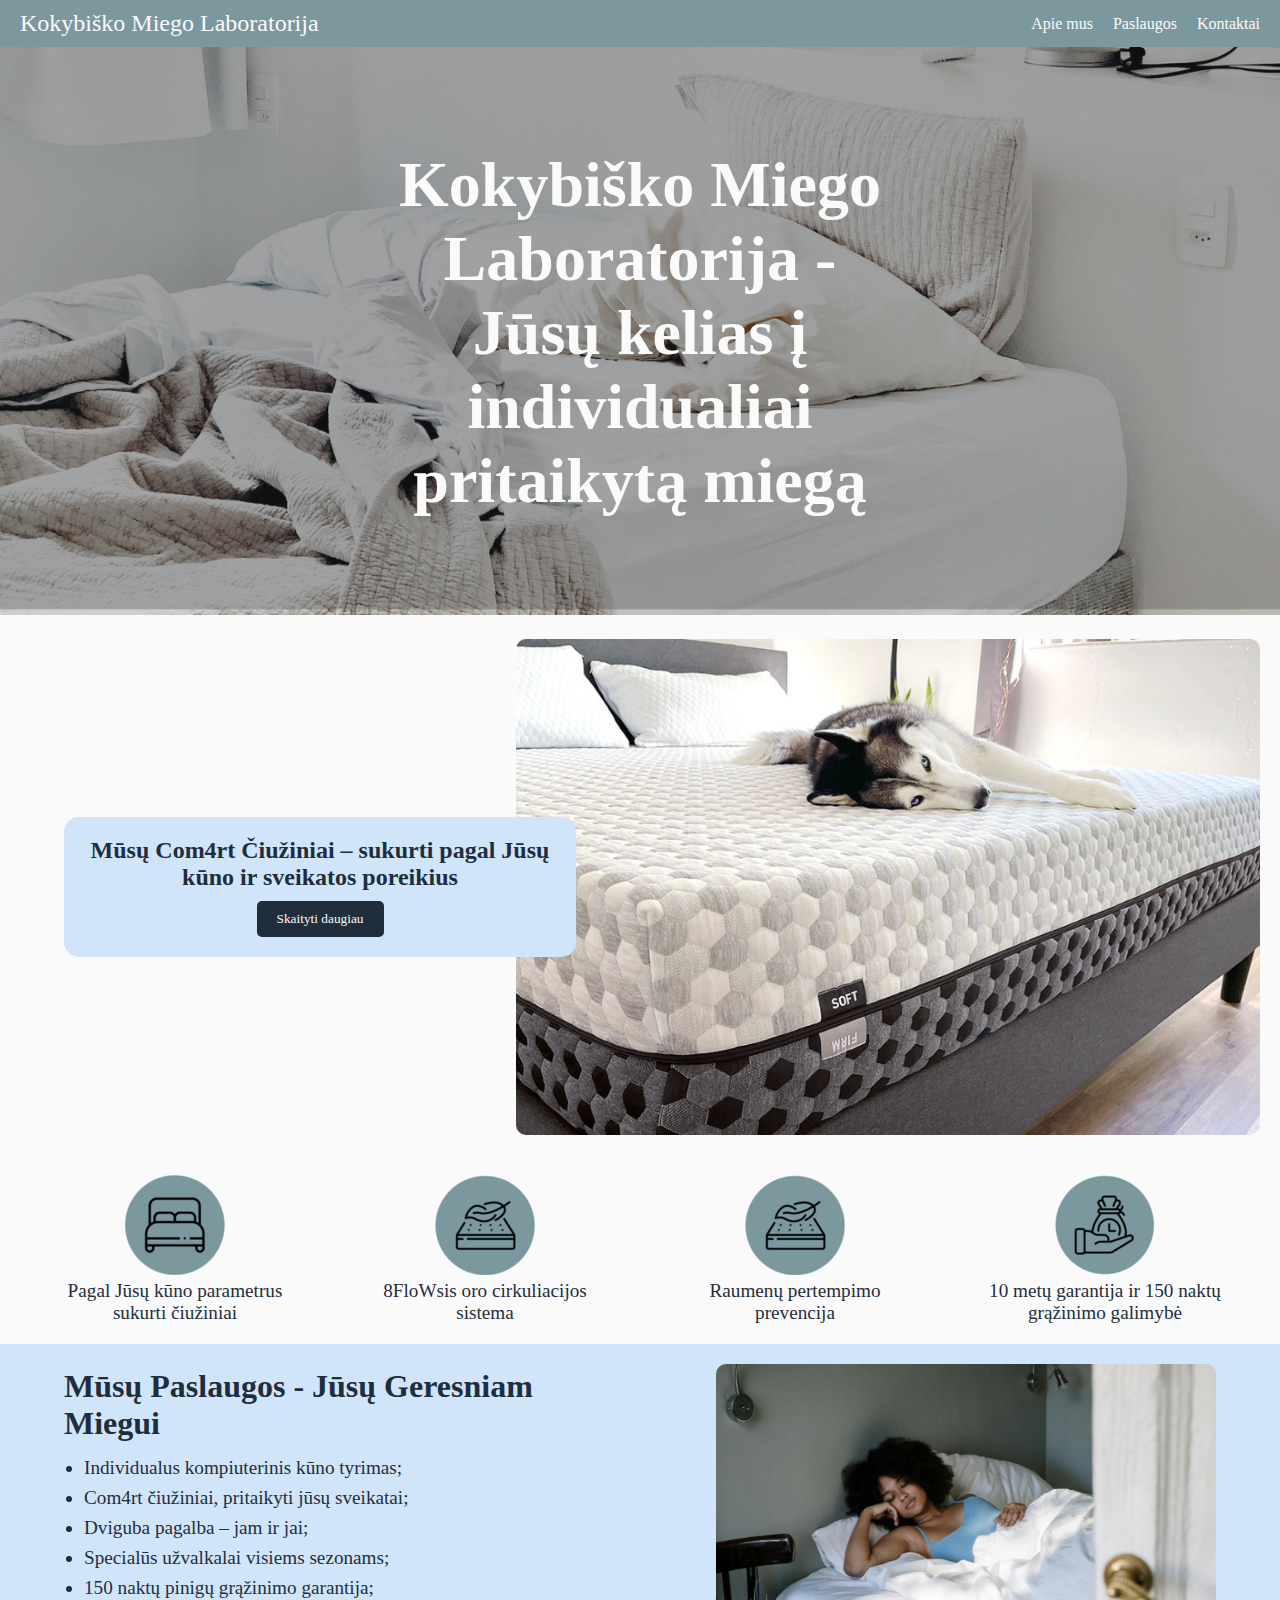
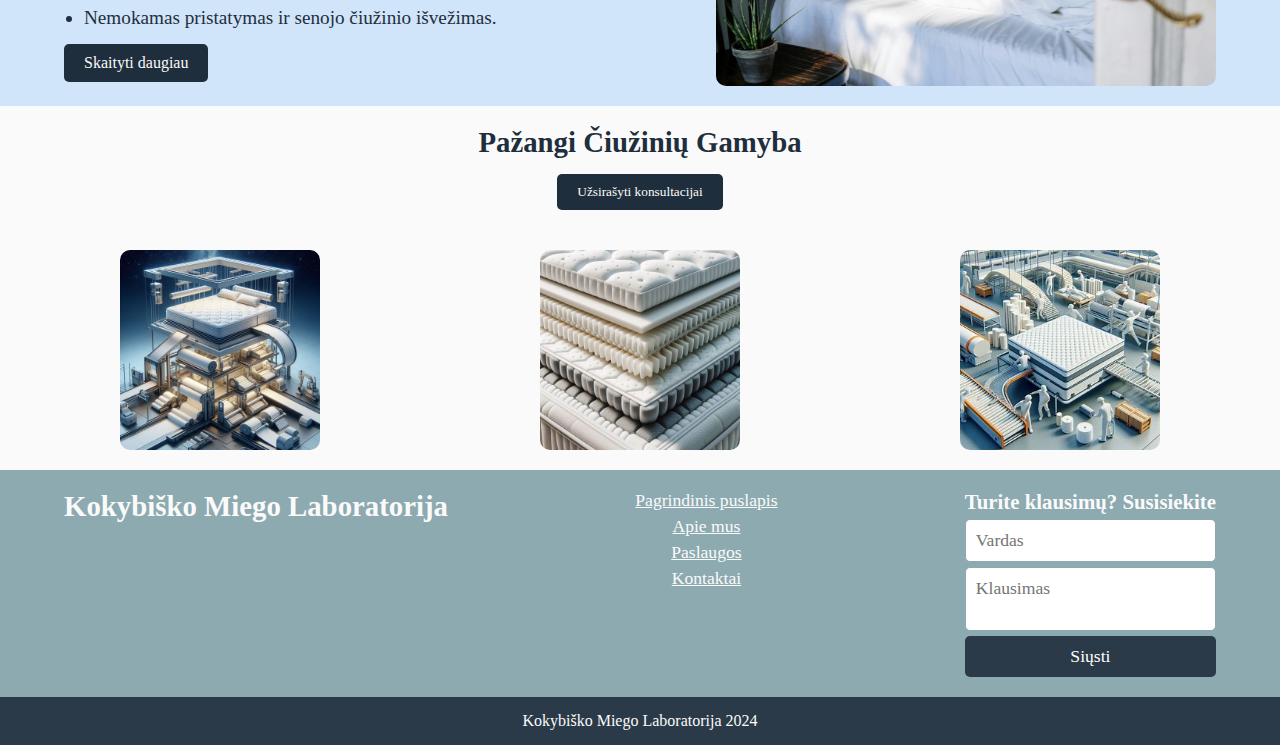
<file: index.html>
<!DOCTYPE html>
<html lang="lt">
<head>
    <meta charset="UTF-8">
    <meta name="viewport" content="width=device-width, initial-scale=1.0">
    <title>Kokybiško Miego Laboratorija</title>
    <link rel="stylesheet" href="homestyle.css">
    <script src="script.js"></script>
    <link rel="preconnect" href="https://fonts.googleapis.com">
    <link rel="preconnect" href="https://fonts.gstatic.com" crossorigin>
    <link href="https://fonts.googleapis.com/css2?family=Cormorant+Garamond:ital,wght@0,300;0,400;0,500;0,600;0,700;1,300;1,400;1,500;1,600;1,700&family=Roboto:ital,wght@0,100;0,300;0,400;0,500;0,700;0,900;1,100;1,300;1,400;1,500;1,700;1,900&display=swap" rel="stylesheet">
</head>
<body>

    <!-- Header -->
    <header>
        <a href="index.html" class="logo">Kokybiško Miego Laboratorija</a>
        <nav>
            <ul id="menu">
                <li><a href="apiemus.html">Apie mus</a></li>
                <li><a href="paslaugos.html">Paslaugos</a></li>
                <li><a href="kontaktai.html">Kontaktai</a></li>
            </ul>
            <div class="burger" onclick="toggleMenu()">☰</div>
        </nav>
    </header>

    <!-- Hero Section -->
    <section class="hero">
        <img src="images/titulineedited.png" alt="Hero Image" class="hero-image">
        <div class="hero-text">
            <h1>Kokybiško Miego Laboratorija - <br> Jūsų kelias į individualiai pritaikytą miegą</h1>
        </div>
    </section>

    <!-- Com4rt Mattress Section -->
    <section class="com4rt-section">
        <div class="com4rt-content">
            <h2>Mūsų Com4rt Čiužiniai – sukurti pagal Jūsų kūno ir sveikatos poreikius</h2>
            <button onclick="location.href='paslaugos.html'">Skaityti daugiau</button>
        </div>
        <img src="images/com4rt.png" alt="Com4rt Mattress Image" class="com4rt-image">
    </section>

    <!-- Features Section -->
    <section class="features">
        <div class="feature">
            <img src="images/bedicon.png" alt="Feature Icon">
            <p>Pagal Jūsų kūno parametrus sukurti čiužiniai</p>
        </div>
        <div class="feature">
            <img src="images/ciuzinysicon.png" alt="Feature Icon">
            <p>8FloWsis oro cirkuliacijos sistema</p>
        </div>
        <div class="feature">
            <img src="images/ciuzinysicon.png" alt="Feature Icon">
            <p>Raumenų pertempimo prevencija</p>
        </div>
        <div class="feature">
            <img src="images/garantijaicon.png" alt="Feature Icon">
            <p>10 metų garantija ir 150 naktų grąžinimo galimybė</p>
        </div>
    </section>

    <!-- Services Section -->
    <section class="services-section">
        <div class="services-content">
            <h2>Mūsų Paslaugos - Jūsų Geresniam Miegui</h2>
            <ul>
                <li>Individualus kompiuterinis kūno tyrimas;</li>
                <li>Com4rt čiužiniai, pritaikyti jūsų sveikatai;</li>
                <li>Dviguba pagalba – jam ir jai;</li>
                <li>Specialūs užvalkalai visiems sezonams;</li>
                <li>150 naktų pinigų grąžinimo garantija;</li>
                <li>Nemokamas pristatymas ir senojo čiužinio išvežimas.</li>
            </ul>
            <button onclick="location.href='paslaugos.html'">Skaityti daugiau</button>
        </div>
        <div class="services-image-wrapper">
            <img src="images/paslaugoslova.png" alt="Services Image" class="services-image">
        </div>
    </section>
    
    

    <!-- Advanced Manufacturing Section -->
    <section class="manufacturing-section">
        <h2>Pažangi Čiužinių Gamyba</h2>
        <button onclick="location.href='paslaugos.html'">Užsirašyti konsultacijai</button>
        <div class="manufacturing-images">
            <img src="images/OIG4.jpeg" alt="Manufacturing Image 1">
            <img src="images/OIG4 (1).jpeg" alt="Manufacturing Image 2">
            <img src="images/OIG1.XaMzJT7oa7Ik2.jpeg" alt="Manufacturing Image 3">
        </div>
    </section>
    

    <!-- Footer -->
    <footer class="footer">
        <div class="footer-content">
            <div class="footer-logo">
                <h3>Kokybiško Miego Laboratorija</h3>
            </div>
            <div class="footer-nav">
                <ul>
                    <li><a href="index.html">Pagrindinis puslapis</a></li>
                    <li><a href="apiemus.html">Apie mus</a></li>
                    <li><a href="paslaugos.html">Paslaugos</a></li>
                    <li><a href="kontaktai.html">Kontaktai</a></li>
                </ul>
            </div>
            <div class="footer-contact">
                <h4>Turite klausimų? Susisiekite</h4>
                <form>
                    <input type="text" placeholder="Vardas" required>
                    <textarea placeholder="Klausimas" required></textarea>
                    <button type="submit" class="submit-button">Siųsti</button>
                </form>
            </div>
        </div>
    </footer>
    <div class="footer-bottom">
        <p>Kokybiško Miego Laboratorija 2024</p>
    </div>
    
    

</body>
</html>
</file>
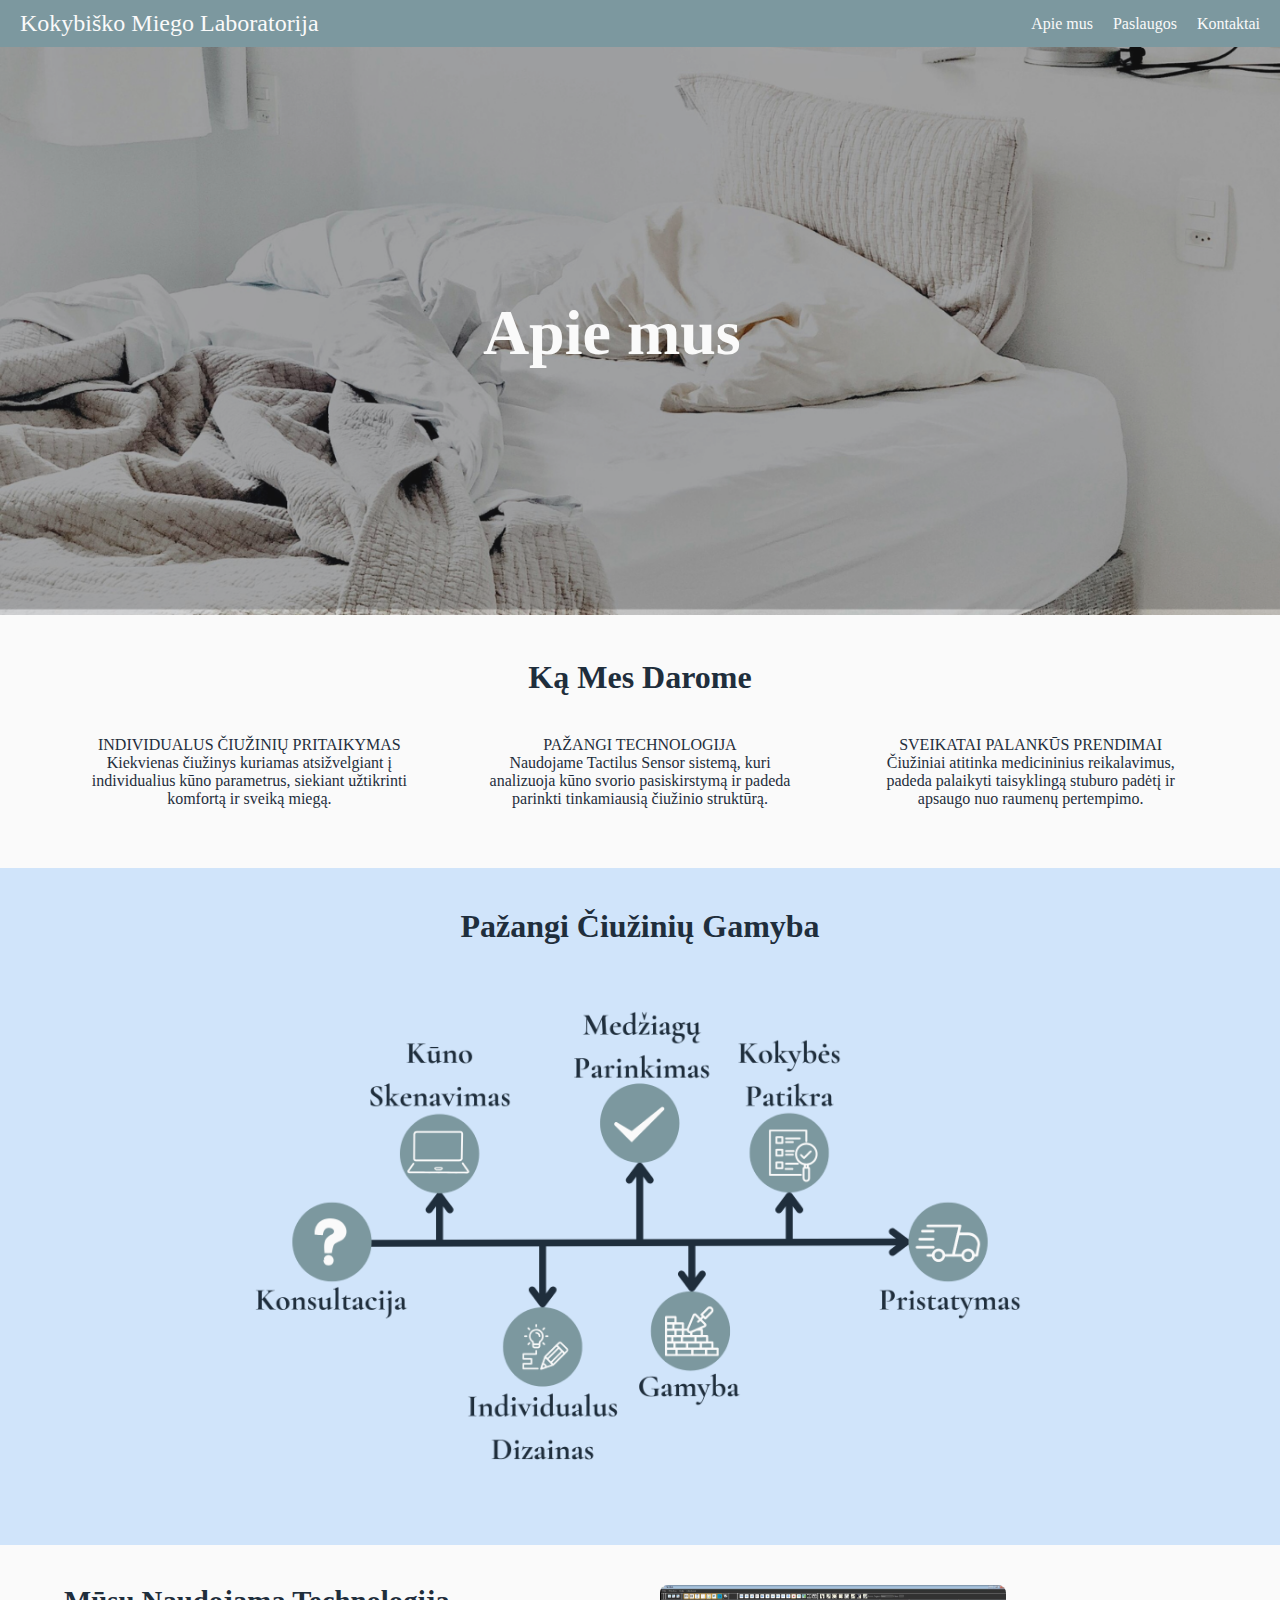
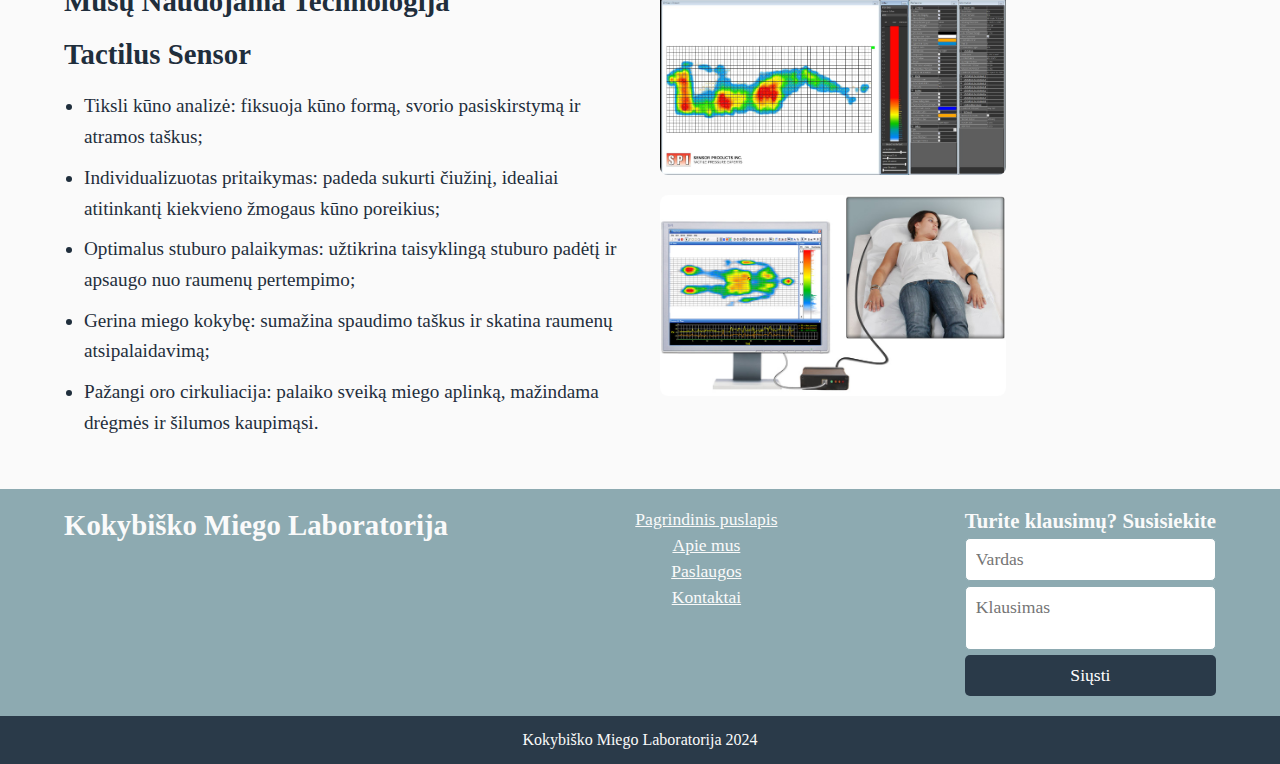
<file: apiemus.html>
<!DOCTYPE html>
<html lang="lt">
<head>
    <meta charset="UTF-8">
    <meta name="viewport" content="width=device-width, initial-scale=1.0">
    <title>Kokybiško Miego Laboratorija</title>
    <link rel="stylesheet" href="apiemus.css">
    <script src="script.js"></script>
    <link rel="preconnect" href="https://fonts.googleapis.com">
    <link rel="preconnect" href="https://fonts.gstatic.com" crossorigin>
    <link href="https://fonts.googleapis.com/css2?family=Cormorant+Garamond:ital,wght@0,300;0,400;0,500;0,600;0,700;1,300;1,400;1,500;1,600;1,700&family=Roboto:ital,wght@0,100;0,300;0,400;0,500;0,700;0,900;1,100;1,300;1,400;1,500;1,700;1,900&display=swap" rel="stylesheet">
</head>
<body>

    <!-- Header -->
    <header>
        <a href="index.html" class="logo">Kokybiško Miego Laboratorija</a>
        <nav>
            <ul id="menu">
                <li><a href="apiemus.html">Apie mus</a></li>
                <li><a href="paslaugos.html">Paslaugos</a></li>
                <li><a href="kontaktai.html">Kontaktai</a></li>
            </ul>
            <div class="burger" onclick="toggleMenu()">☰</div>
        </nav>
    </header>

    <!-- Hero Section -->
    <section class="hero">
        <img src="images/titulineedited.png" alt="Hero Image" class="hero-image">
        <div class="hero-text">
            <h1>Apie mus</h1>
        </div>
    </section>

    <!-- -------- Ka mes darome ------- -->
    <section class="activity-section">
        <div class="activity-content">
            <h2>Ką Mes Darome</h2>
            <div><p>INDIVIDUALUS ČIUŽINIŲ PRITAIKYMAS<br>Kiekvienas čiužinys kuriamas atsižvelgiant į individualius kūno parametrus, siekiant užtikrinti komfortą ir sveiką miegą.</p>
                <p>PAŽANGI TECHNOLOGIJA<br>Naudojame Tactilus Sensor sistemą, kuri analizuoja kūno svorio pasiskirstymą ir padeda parinkti tinkamiausią čiužinio struktūrą.</p>
                <p>SVEIKATAI PALANKŪS PRENDIMAI<br>Čiužiniai atitinka medicininius reikalavimus, padeda palaikyti taisyklingą stuburo padėtį ir apsaugo nuo raumenų pertempimo.</p></div>
        </div>
    </section>
    
    

    <!------------Manufacturing Process---------->
    <section class="manufacturing-section">
        <h2>Pažangi Čiužinių Gamyba</h2>
        <div class="manufacturing-images">
            <img src="images/Įtraukti paantraštę.png" alt="Manufacturing Image 1">
        </div>
    </section>


    <!-- -------Technology-------- -->

    <section class="technology-section">
        <div class="technology-content">
            <h2>Mūsų Naudojama Technologija</h2>
            <h2>Tactilus Sensor</h2>
            <ul>
                <li>Tiksli kūno analizė: fiksuoja kūno formą, svorio pasiskirstymą ir atramos taškus;</li>
                <li>Individualizuotas pritaikymas: padeda sukurti čiužinį, idealiai atitinkantį kiekvieno žmogaus kūno poreikius;</li>
                <li>Optimalus stuburo palaikymas: užtikrina taisyklingą stuburo padėtį ir apsaugo nuo raumenų pertempimo;</li>
                <li>Gerina miego kokybę: sumažina spaudimo taškus ir skatina raumenų atsipalaidavimą;</li>
                <li>Pažangi oro cirkuliacija: palaiko sveiką miego aplinką, mažindama drėgmės ir šilumos kaupimąsi.</li>
            </ul>
        </div>
        <div class="services-image-wrapper">
            <img src="images/81eqf3MbaKL.jpg" alt="Services Image" class="technology-image">
            <img src="images/bodymapping-model-screenshot.jpg" alt="technology-image">
        </div>
    </section>
    

    <!-- Footer -->
    <footer class="footer">
        <div class="footer-content">
            <div class="footer-logo">
                <h3>Kokybiško Miego Laboratorija</h3>
            </div>
            <div class="footer-nav">
                <ul>
                    <li><a href="index.html">Pagrindinis puslapis</a></li>
                    <li><a href="apie-mus.html">Apie mus</a></li>
                    <li><a href="paslaugos.html">Paslaugos</a></li>
                    <li><a href="kontaktai.html">Kontaktai</a></li>
                </ul>
            </div>
            <div class="footer-contact">
                <h4>Turite klausimų? Susisiekite</h4>
                <form>
                    <input type="text" placeholder="Vardas" required>
                    <textarea placeholder="Klausimas" required></textarea>
                    <button type="submit" class="submit-button">Siųsti</button>
                </form>
            </div>
        </div>
    </footer>
    <div class="footer-bottom">
        <p>Kokybiško Miego Laboratorija 2024</p>
    </div>
    
</body>
</html>
</file>
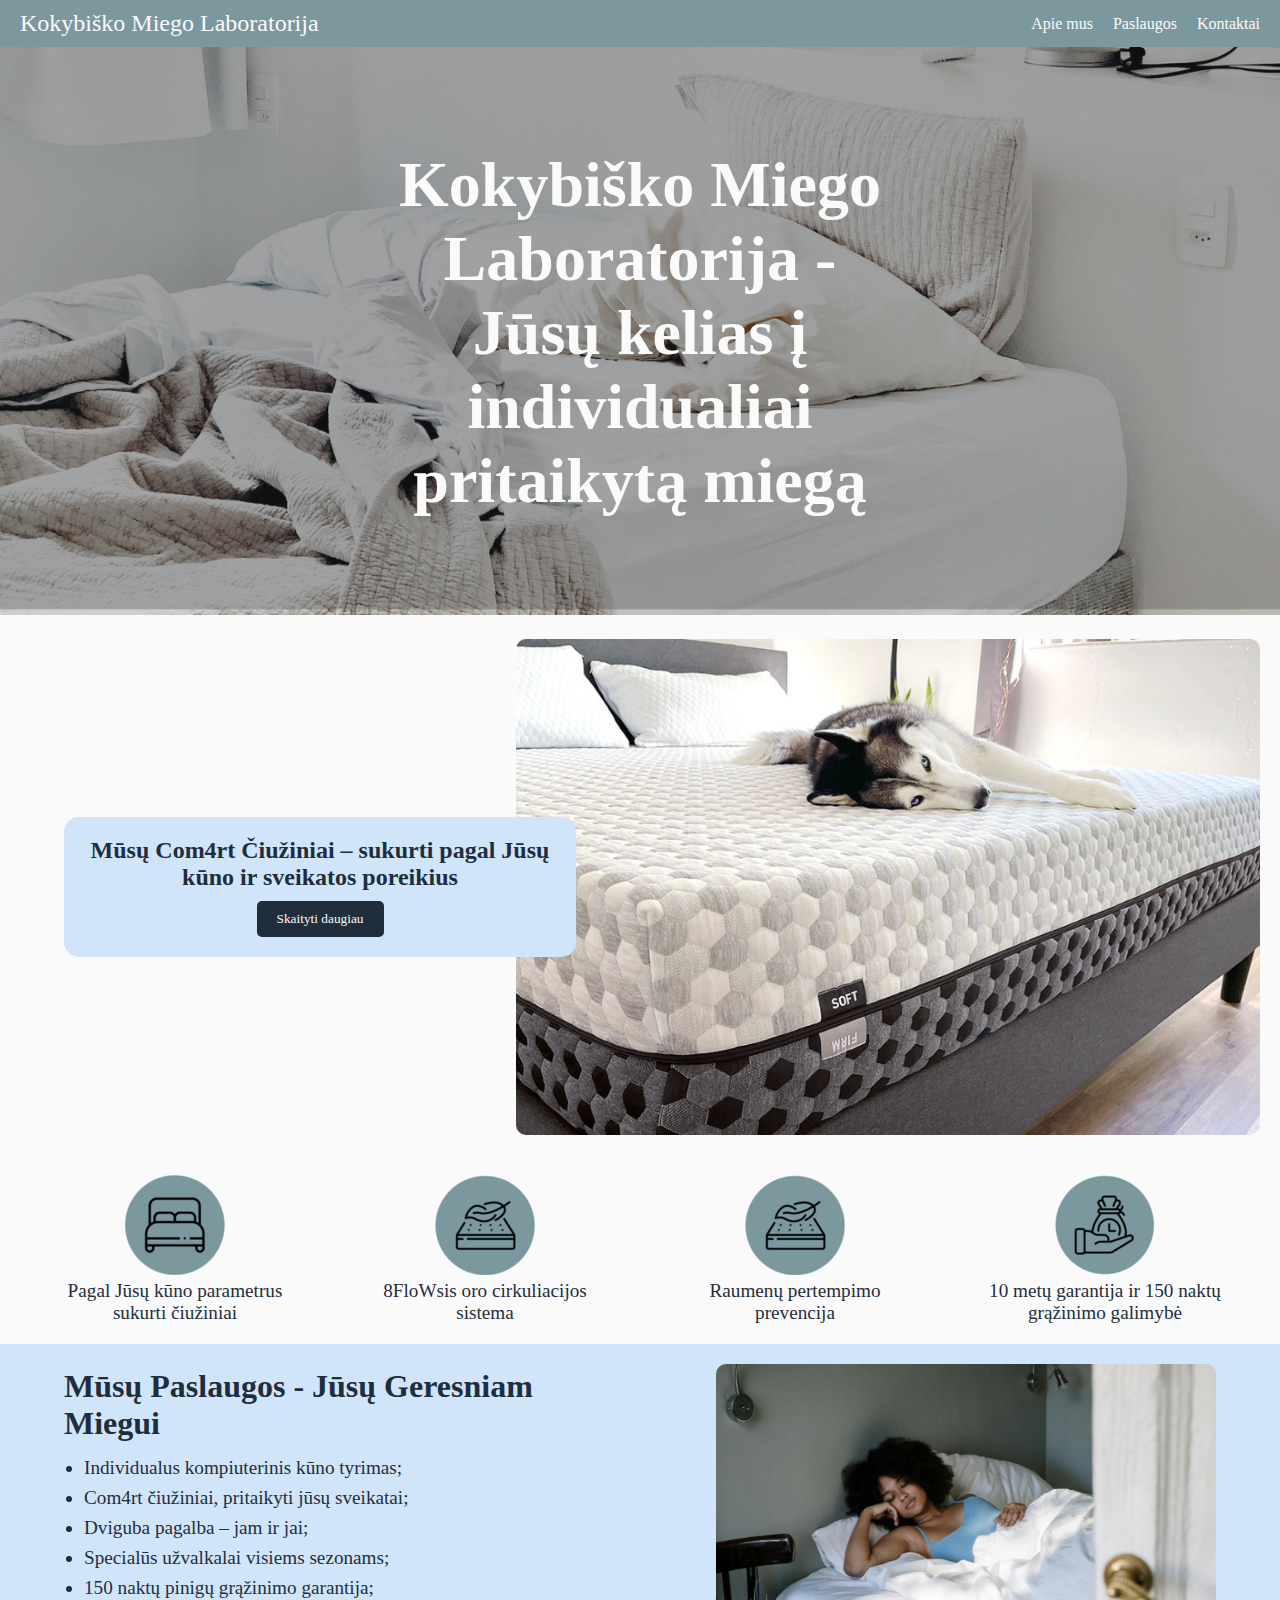
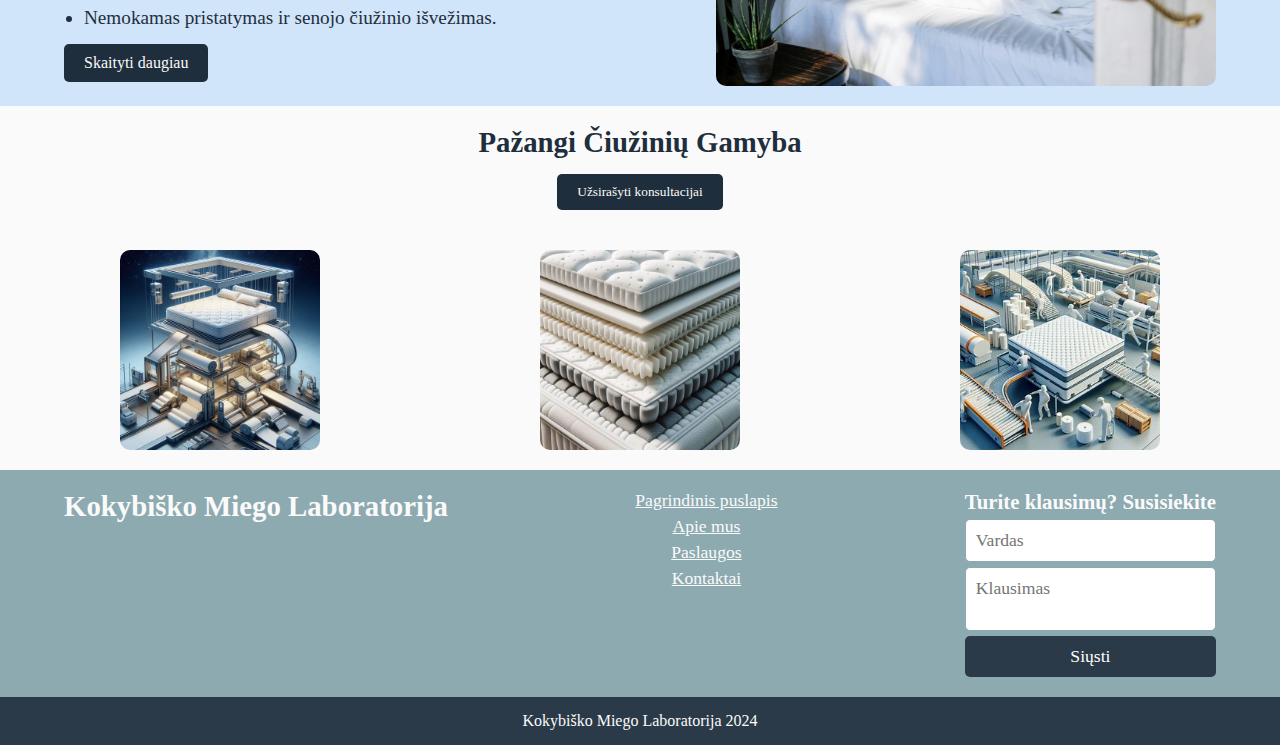
<file: home.html>
<!DOCTYPE html>
<html lang="lt">
<head>
    <meta charset="UTF-8">
    <meta name="viewport" content="width=device-width, initial-scale=1.0">
    <title>Kokybiško Miego Laboratorija</title>
    <link rel="stylesheet" href="homestyle.css">
    <script src="script.js"></script>
    <link rel="preconnect" href="https://fonts.googleapis.com">
    <link rel="preconnect" href="https://fonts.gstatic.com" crossorigin>
    <link href="https://fonts.googleapis.com/css2?family=Cormorant+Garamond:ital,wght@0,300;0,400;0,500;0,600;0,700;1,300;1,400;1,500;1,600;1,700&family=Roboto:ital,wght@0,100;0,300;0,400;0,500;0,700;0,900;1,100;1,300;1,400;1,500;1,700;1,900&display=swap" rel="stylesheet">
</head>
<body>

    <!-- Header -->
    <header>
        <a href="home.html" class="logo">Kokybiško Miego Laboratorija</a>
        <nav>
            <ul id="menu">
                <li><a href="apiemus.html">Apie mus</a></li>
                <li><a href="paslaugos.html">Paslaugos</a></li>
                <li><a href="kontaktai.html">Kontaktai</a></li>
            </ul>
            <div class="burger" onclick="toggleMenu()">☰</div>
        </nav>
    </header>

    <!-- Hero Section -->
    <section class="hero">
        <img src="images/titulineedited.png" alt="Hero Image" class="hero-image">
        <div class="hero-text">
            <h1>Kokybiško Miego Laboratorija - <br> Jūsų kelias į individualiai pritaikytą miegą</h1>
        </div>
    </section>

    <!-- Com4rt Mattress Section -->
    <section class="com4rt-section">
        <div class="com4rt-content">
            <h2>Mūsų Com4rt Čiužiniai – sukurti pagal Jūsų kūno ir sveikatos poreikius</h2>
            <button onclick="location.href='paslaugos.html'">Skaityti daugiau</button>
        </div>
        <img src="images/com4rt.png" alt="Com4rt Mattress Image" class="com4rt-image">
    </section>

    <!-- Features Section -->
    <section class="features">
        <div class="feature">
            <img src="images/bedicon.png" alt="Feature Icon">
            <p>Pagal Jūsų kūno parametrus sukurti čiužiniai</p>
        </div>
        <div class="feature">
            <img src="images/ciuzinysicon.png" alt="Feature Icon">
            <p>8FloWsis oro cirkuliacijos sistema</p>
        </div>
        <div class="feature">
            <img src="images/ciuzinysicon.png" alt="Feature Icon">
            <p>Raumenų pertempimo prevencija</p>
        </div>
        <div class="feature">
            <img src="images/garantijaicon.png" alt="Feature Icon">
            <p>10 metų garantija ir 150 naktų grąžinimo galimybė</p>
        </div>
    </section>

    <!-- Services Section -->
    <section class="services-section">
        <div class="services-content">
            <h2>Mūsų Paslaugos - Jūsų Geresniam Miegui</h2>
            <ul>
                <li>Individualus kompiuterinis kūno tyrimas;</li>
                <li>Com4rt čiužiniai, pritaikyti jūsų sveikatai;</li>
                <li>Dviguba pagalba – jam ir jai;</li>
                <li>Specialūs užvalkalai visiems sezonams;</li>
                <li>150 naktų pinigų grąžinimo garantija;</li>
                <li>Nemokamas pristatymas ir senojo čiužinio išvežimas.</li>
            </ul>
            <button onclick="location.href='paslaugos.html'">Skaityti daugiau</button>
        </div>
        <div class="services-image-wrapper">
            <img src="images/paslaugoslova.png" alt="Services Image" class="services-image">
        </div>
    </section>
    
    

    <!-- Advanced Manufacturing Section -->
    <section class="manufacturing-section">
        <h2>Pažangi Čiužinių Gamyba</h2>
        <button onclick="location.href='paslaugos.html'">Užsirašyti konsultacijai</button>
        <div class="manufacturing-images">
            <img src="images/OIG4.jpeg" alt="Manufacturing Image 1">
            <img src="images/OIG4 (1).jpeg" alt="Manufacturing Image 2">
            <img src="images/OIG1.XaMzJT7oa7Ik2.jpeg" alt="Manufacturing Image 3">
        </div>
    </section>
    

    <!-- Footer -->
    <footer class="footer">
        <div class="footer-content">
            <div class="footer-logo">
                <h3>Kokybiško Miego Laboratorija</h3>
            </div>
            <div class="footer-nav">
                <ul>
                    <li><a href="home.html">Pagrindinis puslapis</a></li>
                    <li><a href="apiemus.html">Apie mus</a></li>
                    <li><a href="paslaugos.html">Paslaugos</a></li>
                    <li><a href="kontaktai.html">Kontaktai</a></li>
                </ul>
            </div>
            <div class="footer-contact">
                <h4>Turite klausimų? Susisiekite</h4>
                <form>
                    <input type="text" placeholder="Vardas" required>
                    <textarea placeholder="Klausimas" required></textarea>
                    <button type="submit" class="submit-button">Siųsti</button>
                </form>
            </div>
        </div>
    </footer>
    <div class="footer-bottom">
        <p>Kokybiško Miego Laboratorija 2024</p>
    </div>
    
    

</body>
</html>
</file>
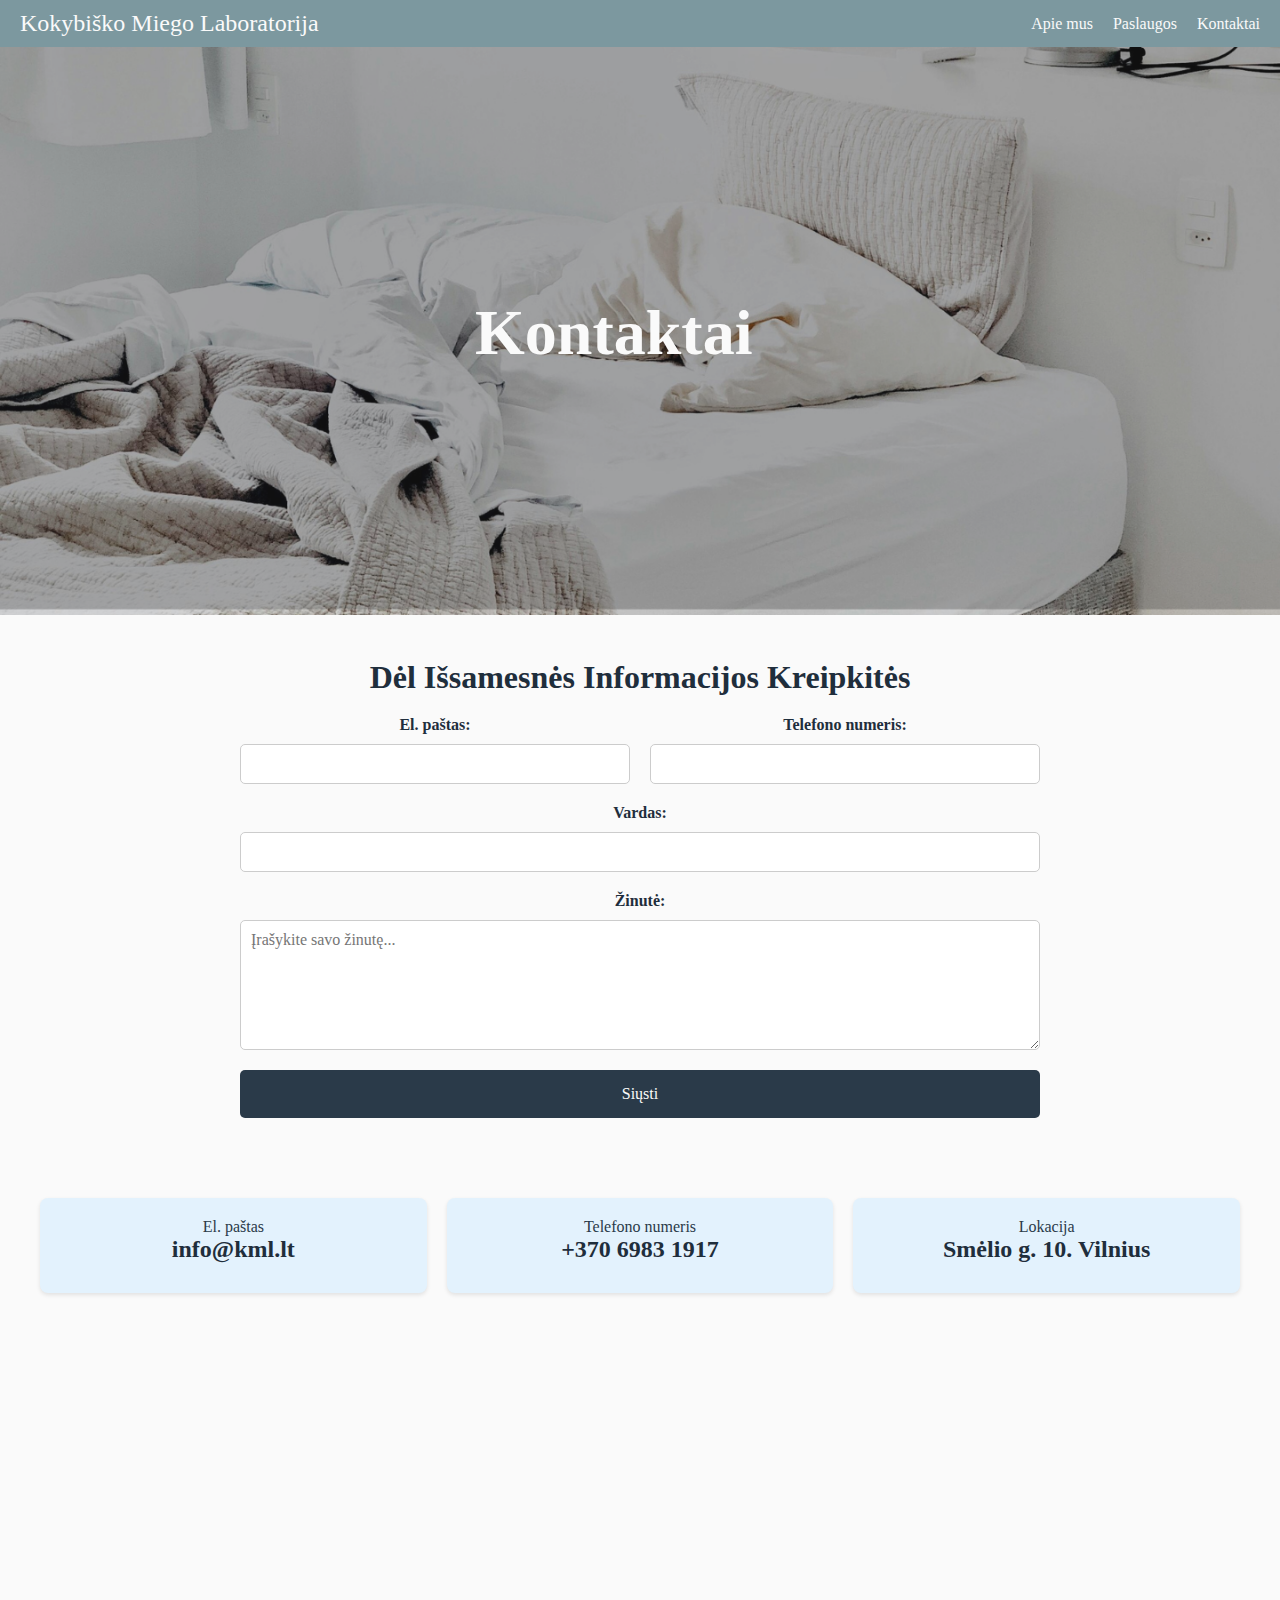
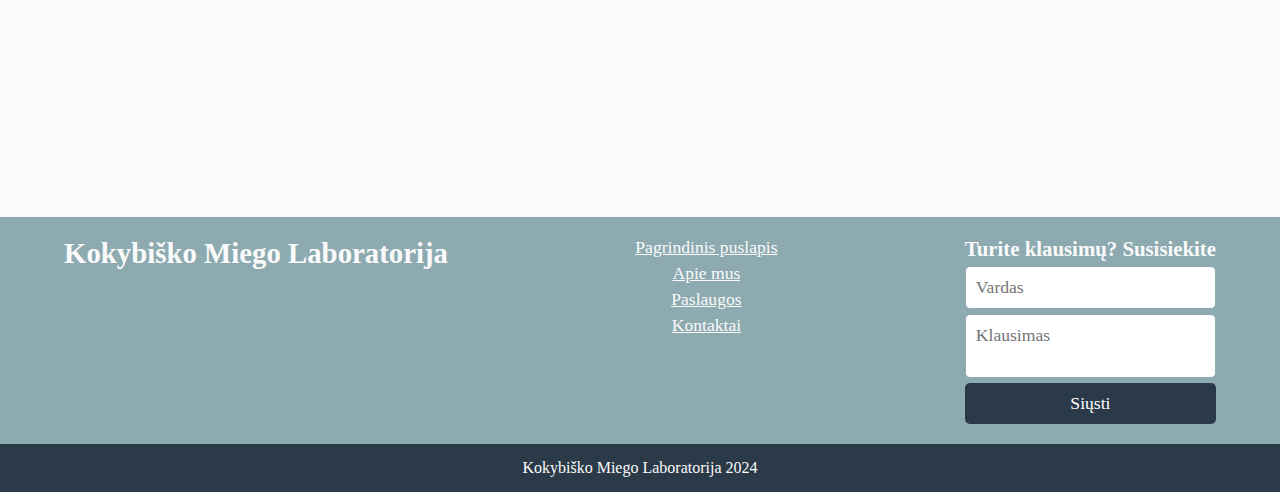
<file: kontaktai.html>
<!DOCTYPE html>
<html lang="lt">
<head>
    <meta charset="UTF-8">
    <meta name="viewport" content="width=device-width, initial-scale=1.0">
    <title>Kokybiško Miego Laboratorija</title>
    <link rel="stylesheet" href="kontaktai.css">
    <script src="script.js"></script>
    <link rel="preconnect" href="https://fonts.googleapis.com">
    <link rel="preconnect" href="https://fonts.gstatic.com" crossorigin>
    <link href="https://fonts.googleapis.com/css2?family=Cormorant+Garamond:ital,wght@0,300;0,400;0,500;0,600;0,700;1,300;1,400;1,500;1,600;1,700&family=Roboto:ital,wght@0,100;0,300;0,400;0,500;0,700;0,900;1,100;1,300;1,400;1,500;1,700;1,900&display=swap" rel="stylesheet">
</head>
<body>

    <!-- Header -->
    <header>
        <a href="index.html" class="logo">Kokybiško Miego Laboratorija</a>
        <nav>
            <ul id="menu">
                <li><a href="apiemus.html">Apie mus</a></li>
                <li><a href="paslaugos.html">Paslaugos</a></li>
                <li><a href="kontaktai.html">Kontaktai</a></li>
            </ul>
            <div class="burger" onclick="toggleMenu()">☰</div>
        </nav>
    </header>

    <!-- Hero Section -->
    <section class="hero">
        <img src="images/titulineedited.png" alt="Hero Image" class="hero-image">
        <div class="hero-text">
            <h1>Kontaktai</h1>
        </div>
    </section>


    <!-- ---------Contact------- -->

    <section class="contact-section">
        <h2>Dėl Išsamesnės Informacijos Kreipkitės</h2>
        <form id="contact-form" class="contact-container">
            <div class="contact-row">
                <div class="contact-column">
                    <label for="email">El. paštas:</label>
                    <input type="email" id="email" name="email" required>
                </div>
                <div class="contact-column">
                    <label for="phone">Telefono numeris:</label>
                    <input type="tel" id="phone" name="phone" required>
                </div>
            </div>
            <div class="contact-full-row">
                <label for="name">Vardas:</label>
                <input type="text" id="name" name="name" required>
            </div>
            <div class="contact-full-row">
                <label for="message">Žinutė:</label>
                <textarea id="message" name="message" rows="6" placeholder="Įrašykite savo žinutę..." required></textarea>
            </div>
            <div class="contact-full-row">
                <button type="submit" class="submit-button">Siųsti</button>
            </div>
        </form>
    </section>


    <!-- ----------Info-------- -->

    <section class="info-section">
        <div class="info-box">
            <p>El. paštas</p>
            <h3>info@kml.lt</h3>
        </div>
        <div class="info-box">
            <p>Telefono numeris</p>
            <h3>+370 6983 1917</h3>
        </div>
        <div class="info-box">
            <p>Lokacija</p>
            <h3>Smėlio g. 10. Vilnius</h3>
        </div>
    </section>  


    <!-- ----------Map-------- -->

    <section class="map-section">
        <div class="map-container">
            <iframe src="https://www.google.com/maps/embed?pb=!1m18!1m12!1m3!1d3876.817418760051!2d25.310022998540163!3d54.706642226874905!2m3!1f0!2f0!3f0!3m2!1i1024!2i768!4f13.1!3m3!1m2!1s0x46dd96bd116f9fb7%3A0xb52b7a191ac7de0b!2sSm%C4%97lio%20g.%2010%2C%20Vilnius%2C%2010324%20Vilniaus%20m.%20sav.!5e0!3m2!1slt!2slt!4v1731678260432!5m2!1slt!2slt" width="100%" height="400" style="border:0;" allowfullscreen="" loading="lazy" referrerpolicy="no-referrer-when-downgrade"></iframe>
        </div>
    </section>
    

    
    <!-- Footer -->
    <footer class="footer">
        <div class="footer-content">
            <div class="footer-logo">
                <h3>Kokybiško Miego Laboratorija</h3>
            </div>
            <div class="footer-nav">
                <ul>
                    <li><a href="index.html">Pagrindinis puslapis</a></li>
                    <li><a href="apiemus.html">Apie mus</a></li>
                    <li><a href="paslaugos.html">Paslaugos</a></li>
                    <li><a href="kontaktai.html">Kontaktai</a></li>
                </ul>
            </div>
            <div class="footer-contact">
                <h4>Turite klausimų? Susisiekite</h4>
                <form>
                    <input type="text" placeholder="Vardas" required>
                    <textarea placeholder="Klausimas" required></textarea>
                    <button type="submit" class="submit-button">Siųsti</button>
                </form>
            </div>
        </div>
    </footer>
    <div class="footer-bottom">
        <p>Kokybiško Miego Laboratorija 2024</p>
    </div>
    
    

</body>
</html>
</file>
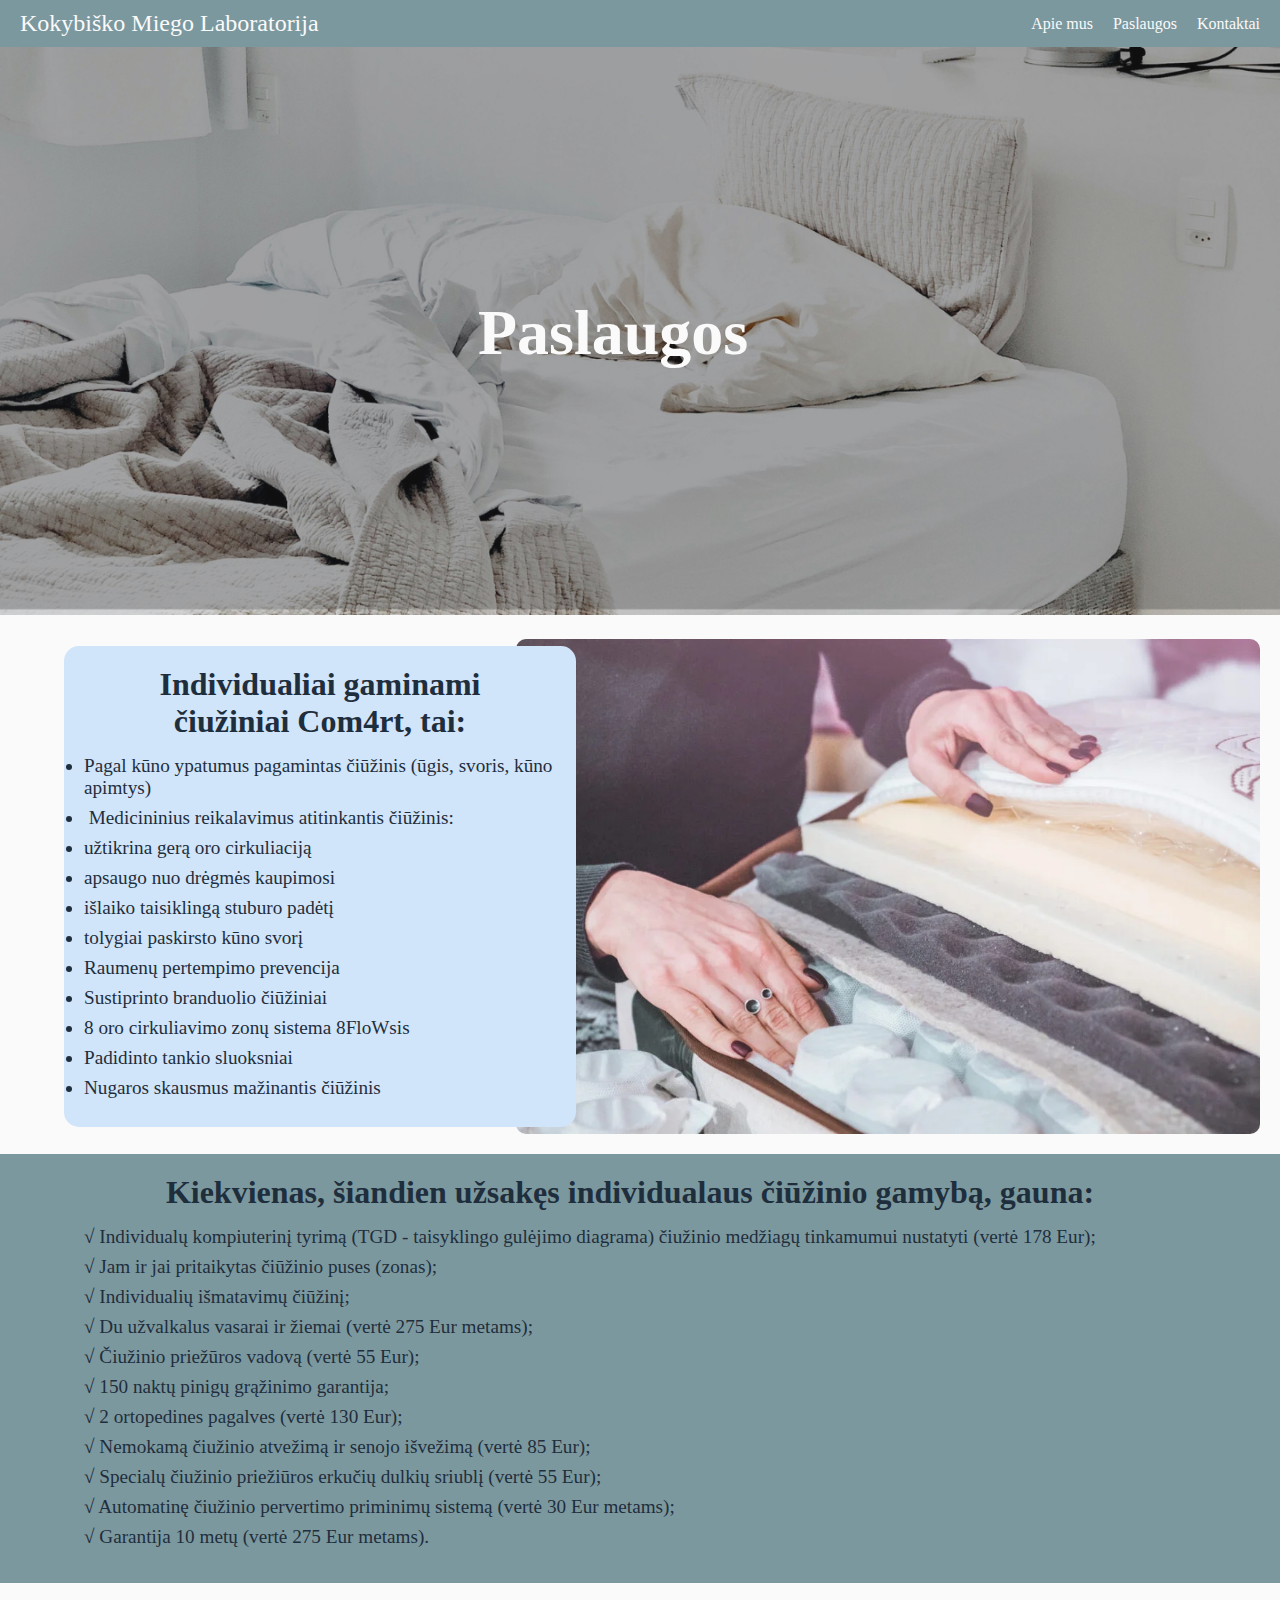
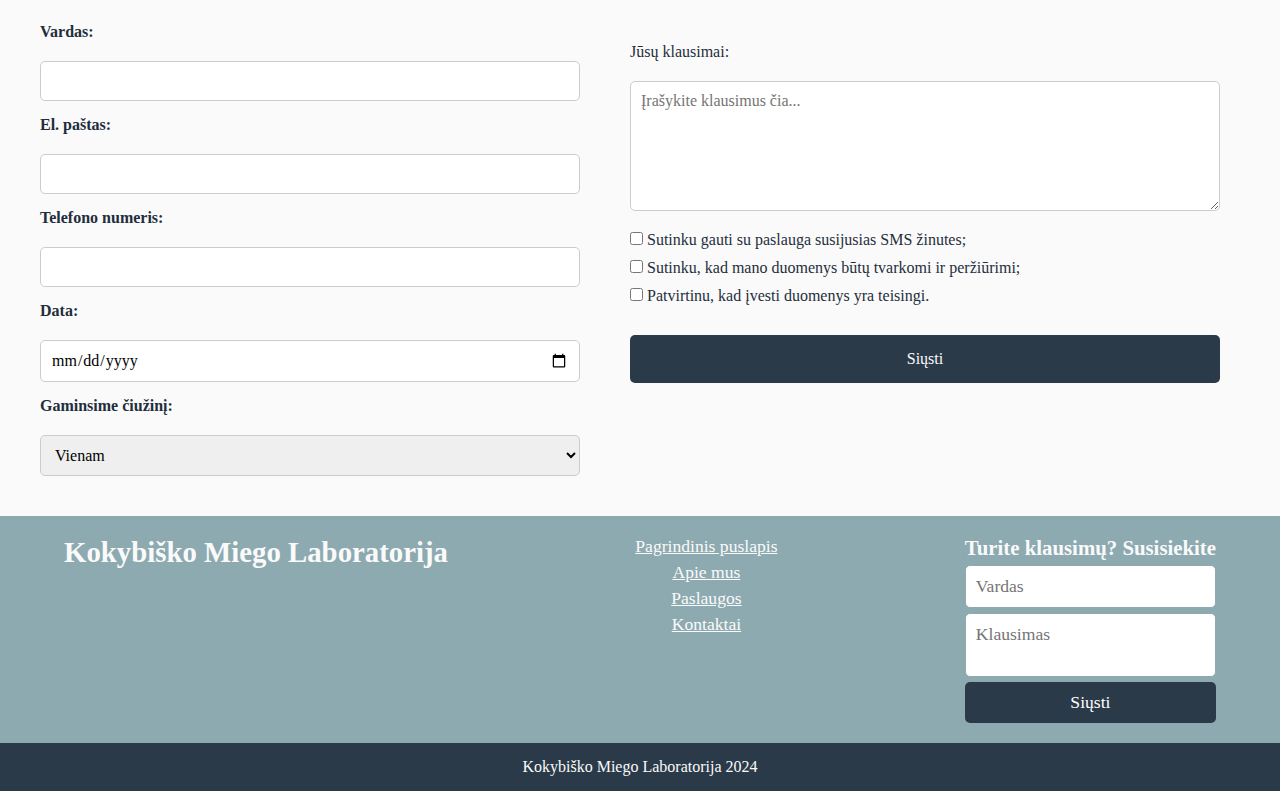
<file: paslaugos.html>
<!DOCTYPE html>
<html lang="lt">
<head>
    <meta charset="UTF-8">
    <meta name="viewport" content="width=device-width, initial-scale=1.0">
    <title>Kokybiško Miego Laboratorija</title>
    <link rel="stylesheet" href="paslaugos.css">
    <script src="script.js"></script>
    <link rel="preconnect" href="https://fonts.googleapis.com">
    <link rel="preconnect" href="https://fonts.gstatic.com" crossorigin>
    <link href="https://fonts.googleapis.com/css2?family=Cormorant+Garamond:ital,wght@0,300;0,400;0,500;0,600;0,700;1,300;1,400;1,500;1,600;1,700&family=Roboto:ital,wght@0,100;0,300;0,400;0,500;0,700;0,900;1,100;1,300;1,400;1,500;1,700;1,900&display=swap" rel="stylesheet">
</head>
<body>

    <!-- Header -->
    <header>
        <a href="index.html" class="logo">Kokybiško Miego Laboratorija</a>
        <nav>
            <ul id="menu">
                <li><a href="apiemus.html">Apie mus</a></li>
                <li><a href="paslaugos.html">Paslaugos</a></li>
                <li><a href="kontaktai.html">Kontaktai</a></li>
            </ul>
            <div class="burger" onclick="toggleMenu()">☰</div>
        </nav>
    </header>

    <!-- Hero Section -->
    <section class="hero">
        <img src="images/titulineedited.png" alt="Hero Image" class="hero-image">
        <div class="hero-text">
            <h1>Paslaugos</h1>
        </div>
    </section>

    <!-- --------Com4rt placiau------- -->

    <section class="com4rt-section">
        <div class="com4rt-content">
            <h2>Individualiai gaminami čiužiniai Com4rt, tai:</h2>
            <li>Pagal kūno ypatumus pagamintas čiūžinis (ūgis, svoris, kūno apimtys)</li>
            <li> Medicininius reikalavimus atitinkantis čiūžinis:
                <li>užtikrina gerą oro cirkuliaciją</li>
                <li>apsaugo nuo drėgmės kaupimosi</li>
                <li>išlaiko taisiklingą stuburo padėtį</li>
                <li>tolygiai paskirsto kūno svorį</li>
                <li>Raumenų pertempimo prevencija</li>
            </li>
            <li>Sustiprinto branduolio čiūžiniai</li>
            <li>8 oro cirkuliavimo zonų sistema 8FloWsis</li>
            <li>Padidinto tankio sluoksniai</li>
            <li>Nugaros skausmus mažinantis čiūžinis</li>
        </div>
        <img src="images/com4rtpaslaugos.webp" alt="Com4rt Mattress Image" class="com4rt-image">
    </section>

    <!-- ---------Benefit------- -->

    <section class="benefit-section">
        <div class="benefit-content">
            <h2>Kiekvienas, šiandien užsakęs individualaus čiūžinio gamybą, gauna:</h2>
            <ul>
                <li>√    Individualų kompiuterinį tyrimą (TGD - taisyklingo gulėjimo diagrama) čiužinio medžiagų tinkamumui nustatyti (vertė 178 Eur);</li>
                <li>√   Jam ir jai pritaikytas čiūžinio puses (zonas);</li>
                <li>√   Individualių išmatavimų čiūžinį;</li>
                <li>√   Du užvalkalus vasarai ir žiemai (vertė 275 Eur metams);</li>
                <li>√   Čiužinio priežūros vadovą (vertė 55 Eur);</li>
                <li>√   150 naktų pinigų grąžinimo garantija;</li>
                <li>√   2 ortopedines pagalves (vertė 130 Eur);</li>
                <li>√   Nemokamą čiužinio atvežimą ir senojo išvežimą (vertė 85 Eur);</li>
                <li>√   Specialų čiužinio priežiūros erkučių dulkių sriublį (vertė 55 Eur);</li>
                <li>√   Automatinę čiužinio pervertimo priminimų sistemą (vertė 30 Eur metams);</li>
                <li>√   Garantija 10 metų (vertė 275 Eur metams).</li>
            </ul>
        </div>
    </section>
    
    <!-- --------Vizito užsakymas------- -->

    <section class="visit-order-section">
        <form id="visit-form" class="form-container">
            <div class="form-column">
                <label for="name">Vardas:</label>
                <input type="text" id="name" name="name" required>
    
                <label for="email">El. paštas:</label>
                <input type="email" id="email" name="email" required>
    
                <label for="phone">Telefono numeris:</label>
                <input type="tel" id="phone" name="phone" required>
    
                <label for="date">Data:</label>
                <input type="date" id="date" name="date" required>
    
                <label>Gaminsime čiužinį:</label>
                <select id="mattress-choice" name="mattress-choice" required>
                    <option value="vienam">Vienam</option>
                    <option value="dviem">Dviem</option>
                </select>
            </div>
    
            <div class="question-box">
                <label for="questions">Jūsų klausimai:</label>
                <textarea id="questions" name="questions" placeholder="Įrašykite klausimus čia..." rows="6" required></textarea>
    
                <div class="checkboxes">
                    <label>
                        <input type="checkbox" id="sms-consent" required> Sutinku gauti su paslauga susijusias SMS žinutes;
                    </label>
                    <label>
                        <input type="checkbox" id="data-consent" required> Sutinku, kad mano duomenys būtų tvarkomi ir peržiūrimi;
                    </label>
                    <label>
                        <input type="checkbox" id="data-accuracy" required> Patvirtinu, kad įvesti duomenys yra teisingi.
                    </label>
                </div>
    
                <button type="submit" class="submit-button">Siųsti</button>
                <p id="error-message" class="error-message" style="display:none;">Prašome užpildyti visus laukus ir pažymėti visus langelius.</p>
            </div>
        </form>
    </section>

    <!-- Footer -->
    <footer class="footer">
        <div class="footer-content">
            <div class="footer-logo">
                <h3>Kokybiško Miego Laboratorija</h3>
            </div>
            <div class="footer-nav">
                <ul>
                    <li><a href="index.html">Pagrindinis puslapis</a></li>
                    <li><a href="apiemus.html">Apie mus</a></li>
                    <li><a href="paslaugos.html">Paslaugos</a></li>
                    <li><a href="kontaktai.html">Kontaktai</a></li>
                </ul>
            </div>
            <div class="footer-contact">
                <h4>Turite klausimų? Susisiekite</h4>
                <form>
                    <input type="text" placeholder="Vardas" required>
                    <textarea placeholder="Klausimas" required></textarea>
                    <button type="submit" class="submit-button">Siųsti</button>
                </form>
            </div>
        </div>
    </footer>
    <div class="footer-bottom">
        <p>Kokybiško Miego Laboratorija 2024</p>
    </div>
    
    

</body>
</html>
</file>
<file: homestyle.css>
* {
    margin: 0;
    padding: 0;
    box-sizing: border-box;
    font-family: garamond;
}

body {
    background-color: #FAFAFA;
    color: #1F2E3C;
}

header {
    background-color: #7C989F;
    display: flex;
    justify-content: space-between;
    align-items: center;
    padding: 10px 20px;
}

header .logo {
    font-size: 1.5em;
    color: #FAFAFA;
    text-decoration: none;
}

header nav ul {
    display: flex;
    gap: 20px;
}

header nav ul li {
    list-style: none;
}

header nav ul li a {
    color: #FAFAFA;
    text-decoration: none;
    font-size: 1em;
}

.burger {
    display: none;
    font-size: 1.5em;
    cursor: pointer;
    color: #FAFAFA;
}

.hero {
    text-align: center;
    position: relative;
}

.hero-image {
    width: 100%;
    height: auto;
}

.hero-text {
    position: absolute;
    top: 50%;
    left: 45%;
    transform: translate(-40%, -50%);
    color: #FAFAFA;
    font-size: 2em;
    padding: 50px;
}


body {
    background-color: #FAFAFA;
    color: #1F2E3C;
}

header {
    background-color: #7C989F;
    display: flex;
    justify-content: space-between;
    align-items: center;
    padding: 10px 20px;
    position: relative; 
}

header .logo {
    font-size: 1.5em;
    color: #FAFAFA;
    text-decoration: none;
}

header nav ul {
    display: flex;
    gap: 20px;
}

header nav ul li {
    list-style: none;
}

header nav ul li a {
    color: #FAFAFA;
    text-decoration: none;
    font-size: 1em;
}

.burger {
    display: none;
    font-size: 1.5em;
    cursor: pointer;
    color: #FAFAFA;
}

.hero {
    text-align: center;
    position: relative;
}

.hero-image {
    width: 100%;
    height: auto;
}

.hero-text {
    position: absolute;
    top: 50%;
    left: 50%;
    transform: translate(-50%, -50%);
    color: #FAFAFA;
    font-size: 2em;
    padding: 10px;
}


@media (max-width: 768px) {
    header {
        flex-wrap: wrap;
        justify-content: space-between;
    }

    header .burger {
        display: block; 
    }

    header nav ul {
        display: none; 
        flex-direction: column;
    }

    header nav ul.active {
        display: flex; 
    }

    .hero-text {
        font-size: 1.5em; 
        padding: 20px;
    }
}

@media (max-width: 480px){
    .hero-text {
        justify-content: center;
        font-size: 1em; 
        max-width: fit-content;
    }
}


/* ------------------Com4rt------------- */

.com4rt-section {
    display: flex;
    align-items: center;
    justify-content: flex-start;
    position: relative;
    padding: 20px;
}

.com4rt-image {
    width: 60%; 
    height: auto;
    border-radius: 10px;
    margin-left: auto; 
}

.com4rt-content {
    position: absolute;
    left: 5%; 
    background-color: #D0E4FA; 
    padding: 20px;
    border-radius: 15px;
    text-align: center;
    color: #1F2E3C;
    max-width: 40%;
}

.com4rt-content h2 {
    margin-bottom: 10px;
    font-size: 1.5em;
}

.com4rt-content button {
    padding: 10px 20px;
    background-color: #1F2E3C;
    color: #FAFAFA;
    border: none;
    border-radius: 5px;
    cursor: pointer
}

@media (max-width: 480px){
    .com4rt-content h2 {
        font-size: 1em;
        max-width: fit-content;
    }
}

/* ------------features---------------- */


.features {
    display: flex;
    justify-content: space-around;
    padding: 20px;
    background-color: #FAFAFA;
}

.feature {
    text-align: center;
    width: 20%;
    font-size: 1.2em;
}

@media (max-width: 480px){
    .features {
        font-size: 0.8em;
        max-width: fit-content;

    }

    img{
        width: 80px;
    }
}

/* --------paslaugos--------------- */

.services-section {
    display: flex;
    align-items: center;
    background-color: #D0E4FA; 
    padding: 20px 5%; 
    box-sizing: border-box;
}

.services-content {
    flex: 1;
    color: #1F2E3C;
    padding-right: 20px; 
}

.services-content h2 {
    font-size: 2em;
    margin-bottom: 15px;
}

.services-content ul {
    list-style-type: disc;
    margin: 0 0 15px 20px; 
    padding: 0;
    font-size: 1.2em;
}

.services-content li {
    margin-bottom: 8px;
}

.services-content button {
    padding: 10px 20px;
    background-color: #1F2E3C;
    color: #FAFAFA;
    border: none;
    border-radius: 5px;
    cursor: pointer;
    font-size: 1em;
}

.services-image-wrapper {
    flex: 1;
    display: flex;
    justify-content: flex-end;
    padding-left: 20px; 
}

.services-image {
    max-width: 90%;
    height: auto;
    border-radius: 10px; 
    box-sizing: border-box;
}

/* For phone screens */
@media (max-width: 480px) {
    .services-section {
        flex-direction: column; 
        padding: 20px 5%; 
    }

    .services-content {
        max-width: 100%; 
        padding-right: 0; 
    }

    .services-content h2 {
        font-size: 1.6em; 
        margin-bottom: 8px;
    }

    .services-content ul {
        font-size: 1em; 
        margin: 0 0 12px 0; 
    }

    .services-content li {
        margin-bottom: 5px; 
        text-align: left;
    }

    .services-content button {
        padding: 6px 14px; 
        font-size: 0.9em; 
    }

    .services-image-wrapper {
        width: 100%; 
        margin-top: 15px; 
        justify-content: center; 
    }

    .services-image {
        width: 90%; 
        max-width: 100%;
        height: auto;
    }
}


/* -------gamyba------- */


.manufacturing-section {
    text-align: center;
    padding: 20px;
    background-color: #FAFAFA;
}

.manufacturing-section h2 {
    margin-bottom: 15px;
    font-size: 1.8em;
    color: #1F2E3C;
}

.manufacturing-section button {
    padding: 10px 20px;
    margin-bottom: 20px;
    background-color: #1F2E3C;
    color: #FAFAFA;
    border: none;
    border-radius: 5px;
    cursor: pointer;
}

.manufacturing-images {
    display: flex;
    justify-content: space-around; 
    gap: 20px; 
    flex-wrap: wrap;
    padding-top: 20px;
}

.manufacturing-images img {
    max-width: 200px; 
    height: auto; 
    border-radius: 10px; 
    box-sizing: border-box;
}

/* -------footer--------- */


.footer {
    background-color: #8DAAB1; 
    color: #FAFAFA;
    padding: 20px 5%;
    box-sizing: border-box;
}

.footer-content {
    display: flex;
    justify-content: space-between;
    align-items: flex-start;
    flex-wrap: wrap;
    gap: 5px; 
}

.footer-logo h3 {
    color: #FAFAFA;
    font-size: 1.8em;
    margin: 0;
    text-decoration: none;
}

.footer-nav ul {
    list-style: none;
    padding: 0;
    margin: 0;
    text-align: center;
}

.footer-nav ul li {
    margin-bottom: 5px;
}

.footer-nav ul li a {
    color: #FAFAFA;
    text-decoration: underline;
    font-size: 1.1em;
}

.footer-contact h4 {
    font-size: 1.3em;
    margin-bottom: 5px;
    color: #FAFAFA;
}

.footer-contact form {
    display: flex;
    flex-direction: column;
}

.footer-contact input,
.footer-contact textarea {
    margin-bottom: 5px;
    padding: 10px;
    font-size: 1.1em;
    border-radius: 5px;
    border: 1px solid #8DAAB1;
    resize: none;
}

.footer-contact button {
    padding: 10px 20px;
    font-size: 1.1em;
    background-color: #2A3A49;
    color: white;
    border: none;
    border-radius: 5px;
    cursor: pointer;
}

/* Footer Bottom Line Section */
.footer-bottom {
    background-color: #2A3A49; 
    text-align: center;
    padding: 15px 0; 
    color: #FAFAFA;
    margin: 0;
}

@media (max-width: 768px) {
    .footer-content {
        flex-direction: column; 
        align-items: center; 
        gap: 15px; 
    }

    .footer-logo h3 {
        font-size: 1.5em; 
        text-align: center;
    }

    .footer-nav ul {
        text-align: center; 
    }

    .footer-nav ul li a {
        font-size: 1em; 
    }

    .footer-contact h4 {
        text-align: center;
        font-size: 1.2em; 
    }

    .footer-contact input,
    .footer-contact textarea {
        font-size: 1em; 
        width: 100%; 
    }

    .footer-contact button {
        font-size: 1em;
        width: 100%; 
    }
}


/* -------wiggle----- */

@keyframes wiggle {
    0% { transform: rotate(0); }
    25% { transform: rotate(-5deg); }
    50% { transform: rotate(5deg); }
    75% { transform: rotate(-5deg); }
    100% { transform: rotate(0); }
}

.wiggle {
    animation: wiggle 0.5s ease-in-out;
}
</file>
<file: apiemus.css>
* {
    margin: 0;
    padding: 0;
    box-sizing: border-box;
    font-family: garamond;
}

body {
    background-color: #FAFAFA;
    color: #1F2E3C;
}

header {
    background-color: #7C989F;
    display: flex;
    justify-content: space-between;
    align-items: center;
    padding: 10px 20px;
}

header .logo {
    font-size: 1.5em;
    color: #FAFAFA;
    text-decoration: none;
}

header nav ul {
    display: flex;
    gap: 20px;
}

header nav ul li {
    list-style: none;
}

header nav ul li a {
    color: #FAFAFA;
    text-decoration: none;
    font-size: 1em;
}

.burger {
    display: none;
    font-size: 1.5em;
    cursor: pointer;
    color: #FAFAFA;
}

.hero {
    text-align: center;
    position: relative;
}

.hero-image {
    width: 100%;
    height: auto;
}

.hero-text {
    position: absolute;
    top: 50%;
    left: 45%;
    transform: translate(-40%, -50%);
    color: #FAFAFA;
    font-size: 2em;
    padding: 50px;
}


@media (max-width: 768px) {
    header {
        flex-wrap: wrap;
        justify-content: space-between;
    }

    header .burger {
        display: block; /* Show burger menu */
    }

    header nav ul {
        display: none; /* Hide nav by default */
        flex-direction: column;
    }

    header nav ul.active {
        display: flex; /* Show menu when active */
    }

    .hero-text {
        font-size: 1.5em; /* Adjust text size for smaller screens */
        padding: 20px;
    }
}

/* --------Ka mes darome----- */

.activity-section {
    padding: 40px 5%;
    background-color: #FAFAFA; /* Or any other background color you want */
    text-align: center;
}

.activity-content h2 {
    font-size: 2em;
    margin-bottom: 20px;
    color: #1F2E3C; /* Optional: Dark color for the heading */
}

.activity-content div {
    display: flex;
    justify-content: space-between;
    gap: 20px; /* Space between columns */
    text-align: center;
}

.activity-content p {
    flex: 1; /* Make each paragraph take equal width */
    background-color: #FAFAFA; /* Optional: Background color for each column */
    padding: 20px;
}

/* For tablet screens */
@media (max-width: 768px) {
    .activity-section {
        padding: 30px 5%; /* Reduce padding for smaller screens */
    }

    .activity-content h2 {
        font-size: 1.8em; /* Adjust font size for tablets */
        margin-bottom: 15px;
    }

    .activity-content div {
        flex-direction: column; /* Stack columns vertically on tablet screens */
        gap: 15px; /* Reduce space between columns */
    }

    .activity-content p {
        width: 100%; /* Make each paragraph take up the full width */
        background-color: #FAFAFA;
        padding: 15px; /* Adjust padding */
        border-radius: 8px;
    }
}

/* For phone screens */
@media (max-width: 480px) {
    .activity-section {
        padding: 20px 5%; /* Further reduce padding for mobile */
    }

    .activity-content h2 {
        font-size: 1.6em; /* Smaller font size for mobile */
        margin-bottom: 10px;
    }

    .activity-content div {
        flex-direction: column; /* Stack columns vertically */
        gap: 10px; /* Smaller space between columns */
    }

    .activity-content p {
        width: 100%; /* Full width for paragraphs */
        background-color: #FAFAFA;
        padding: 12px; /* Adjust padding for smaller screens */
        border-radius: 8px;
    }
}


/* ---------Manufacturing proces------- */

.manufacturing-section {
    background-color: #D0E4FA; /* Light blue background */
    padding: 40px 5%; /* Padding for space around the section */
    text-align: center; /* Center-align the title */
}

.manufacturing-section h2 {
    font-size: 2em;
    color: #1F2E3C; /* Dark color for the title */
    margin-bottom: 20px;
}

.manufacturing-images {
    display: flex;
    justify-content: center; /* Center the image */
    padding: 20px; /* Space between the image and section edges */
}

.manufacturing-images img {
    max-width: 80%; /* Resize the image to fit within the section */
    height: auto;
    border-radius: 8px; /* Optional: Rounded corners for the image */
}


/* --------Technology-------- */

.technology-section {
    background-color: #FAFAFA;
    padding: 40px 5%;
    display: flex;
    flex-wrap: wrap;
    gap: 20px;
}

.technology-content {
    flex: 1;
    max-width: 50%;
}

.technology-content h2 {
    font-size: 1.8em;
    color: #1F2E3C;
    margin-top: 0;
    margin-bottom: 20px;
}

.technology-content ul {
    padding-left: 20px; /* Indent for bullet points */
    margin: 0;
    line-height: 1.6em;
    font-size: 1.2em;
}

.technology-content li {
    list-style-type: disc; /* Adds bullet points */
    margin-bottom: 10px;
}

.services-image-wrapper {
    flex: 1;
    max-width: 30%;
    display: flex;
    flex-direction: column;
    gap: 20px;
}

.services-image-wrapper img {
    width: 100%; /* Makes the image take up the full width of the container */
    max-width: 100%; /* Ensures it doesn't exceed the container's width */
    height: auto; /* Maintains the original aspect ratio */
    object-fit: contain; /* Ensures the image is scaled down without distortion */
    border-radius: 8px;
}

@media (max-width: 768px) {
    .technology-section {
        flex-direction: column;
        padding: 20px;
    }

    .technology-content, .services-image-wrapper {
        max-width: 100%;
    }

    .services-image-wrapper {
        flex-direction: column;
    }

    .services-image-wrapper img {
        width: 100%;
        height: auto; /* Ensure images maintain their aspect ratio on smaller screens */
    }
}




/* -------footer--------- */


.footer {
    background-color: #8DAAB1; /* Blue-gray background */
    color: #FAFAFA;
    padding: 20px 5%;
    box-sizing: border-box;
}

.footer-content {
    display: flex;
    justify-content: space-between;
    align-items: flex-start;
    flex-wrap: wrap;
    gap: 5px; /* Reduced gap between columns */
}

.footer-logo h3 {
    color: #FAFAFA;
    font-size: 1.8em;
    margin: 0;
    text-decoration: none;
}

.footer-nav ul {
    list-style: none;
    padding: 0;
    margin: 0;
    text-align: center;
}

.footer-nav ul li {
    margin-bottom: 5px;
}

.footer-nav ul li a {
    color: #FAFAFA;
    text-decoration: underline;
    font-size: 1.1em;
}

.footer-contact h4 {
    font-size: 1.3em;
    margin-bottom: 5px;
    color: #FAFAFA;
}

.footer-contact form {
    display: flex;
    flex-direction: column;
}

.footer-contact input,
.footer-contact textarea {
    margin-bottom: 5px;
    padding: 10px;
    font-size: 1.1em;
    border-radius: 5px;
    border: 1px solid #8DAAB1;
    resize: none;
}

.footer-contact button {
    padding: 10px 20px;
    font-size: 1.1em;
    background-color: #2A3A49;
    color: white;
    border: none;
    border-radius: 5px;
    cursor: pointer;
}

/* Footer Bottom Line Section */
.footer-bottom {
    background-color: #2A3A49; /* Dark blue line color */
    text-align: center;
    padding: 15px 0; /* Thick line appearance */
    color: #FAFAFA;
    margin: 0;
}


@media (max-width: 768px) {
    .footer-content {
        flex-direction: column; /* Stack columns vertically */
        align-items: center; /* Center-align content */
        gap: 15px; /* Add more gap for clarity */
    }

    .footer-logo h3 {
        font-size: 1.5em; /* Reduce logo size on smaller screens */
        text-align: center;
    }

    .footer-nav ul {
        text-align: center; /* Center align navigation links */
    }

    .footer-nav ul li a {
        font-size: 1em; /* Slightly smaller font for links */
    }

    .footer-contact h4 {
        text-align: center;
        font-size: 1.2em; /* Slightly smaller headline */
    }

    .footer-contact input,
    .footer-contact textarea {
        font-size: 1em; /* Adjust input size */
        width: 100%; /* Ensure inputs stretch across available space */
    }

    .footer-contact button {
        font-size: 1em;
        width: 100%; /* Button spans full width */
    }
}




/* -------wiggle----- */

@keyframes wiggle {
    0% { transform: rotate(0); }
    25% { transform: rotate(-5deg); }
    50% { transform: rotate(5deg); }
    75% { transform: rotate(-5deg); }
    100% { transform: rotate(0); }
}

.wiggle {
    animation: wiggle 0.5s ease-in-out;
}
</file>
<file: kontaktai.css>
* {
    margin: 0;
    padding: 0;
    box-sizing: border-box;
    font-family: garamond;
}

body {
    background-color: #FAFAFA;
    color: #1F2E3C;
}

header {
    background-color: #7C989F;
    display: flex;
    justify-content: space-between;
    align-items: center;
    padding: 10px 20px;
}

header .logo {
    font-size: 1.5em;
    color: #FAFAFA;
    text-decoration: none;
}

header nav ul {
    display: flex;
    gap: 20px;
}

header nav ul li {
    list-style: none;
}

header nav ul li a {
    color: #FAFAFA;
    text-decoration: none;
    font-size: 1em;
}

.burger {
    display: none;
    font-size: 1.5em;
    cursor: pointer;
    color: #FAFAFA;
}

.hero {
    text-align: center;
    position: relative;
}

.hero-image {
    width: 100%;
    height: auto;
}

.hero-text {
    position: absolute;
    top: 50%;
    left: 45%;
    transform: translate(-40%, -50%);
    color: #FAFAFA;
    font-size: 2em;
    padding: 50px;
}

@media (max-width: 768px) {
    header {
        flex-wrap: wrap;
        justify-content: space-between;
    }

    header .burger {
        display: block; 
    }

    header nav ul {
        display: none; 
        flex-direction: column;
    }

    header nav ul.active {
        display: flex; 
    }

    .hero-text {
        font-size: 1.5em; 
        padding: 20px;
    }
}


/* --------Contact-------- */

.contact-section {
    padding: 40px;
    background-color: #FAFAFA;
    text-align: center;
    font-family: Arial, sans-serif;
}

.contact-section h2 {
    font-size: 2em;
    color: #1F2E3C;
    margin-bottom: 20px;
}

.contact-container {
    max-width: 800px;
    margin: 0 auto;
    display: flex;
    flex-direction: column;
    gap: 20px;
}

.contact-row {
    display: flex;
    gap: 20px;
}

.contact-column {
    flex: 1;
    display: flex;
    flex-direction: column;
    gap: 10px;
}

.contact-column label {
    font-weight: bold;
}

.contact-column input {
    padding: 10px;
    border: 1px solid #ccc;
    border-radius: 5px;
    font-size: 1rem;
}

.contact-full-row {
    display: flex;
    flex-direction: column;
    gap: 10px;
}

.contact-full-row label {
    font-weight: bold;
}

.contact-full-row input, 
.contact-full-row textarea {
    padding: 10px;
    border: 1px solid #ccc;
    border-radius: 5px;
    font-size: 1rem;
}

textarea {
    resize: vertical;
}

.submit-button {
    background-color: #2A3A49;
    color: #FAFAFA;
    border: none;
    padding: 15px;
    font-size: 1rem;
    border-radius: 5px;
    cursor: pointer;
    transition: background-color 0.3s;
    width: 100%;
}

.submit-button:hover {
    background-color: #1F2E3C;
}

/* Responsive Design */
@media (max-width: 768px) {
    .contact-row {
        flex-direction: column;
    }
}


/* --------Info------- */

.info-section {
    display: flex;
    justify-content: space-between;
    gap: 20px;
    padding: 40px;
    background-color: #FAFAFA;
}

.info-box {
    flex: 1;
    background-color: #E3F2FD;
    color: #2A3A49;
    padding: 20px;
    text-align: center;
    border-radius: 8px;
    box-shadow: 0 2px 4px rgba(0, 0, 0, 0.1);
    transition: transform 0.3s, box-shadow 0.3s;
}

.info-box h3 {
    margin-bottom: 10px;
    font-size: 1.5em;
    color: #1F2E3C;
}

.info-box p {
    font-size: 1rem;
    margin: 0;
}

.info-box:hover {
    transform: translateY(-5px);
    box-shadow: 0 4px 8px rgba(0, 0, 0, 0.2);
}

/* Responsive Design */
@media (max-width: 768px) {
    .info-section {
        flex-direction: column;
        gap: 20px;
    }
}


/* --------Map-------- */

.map-section {
    padding: 40px;
}

.map-container {
    width: 100%;
    max-width: 800px;
    margin: 0 auto;
    border-radius: 8px;
}


/* -------footer--------- */


.footer {
    background-color: #8DAAB1; 
    color: #FAFAFA;
    padding: 20px 5%;
    box-sizing: border-box;
}

.footer-content {
    display: flex;
    justify-content: space-between;
    align-items: flex-start;
    flex-wrap: wrap;
    gap: 5px; 
}

.footer-logo h3 {
    color: #FAFAFA;
    font-size: 1.8em;
    margin: 0;
    text-decoration: none;
}

.footer-nav ul {
    list-style: none;
    padding: 0;
    margin: 0;
    text-align: center;
}

.footer-nav ul li {
    margin-bottom: 5px;
}

.footer-nav ul li a {
    color: #FAFAFA;
    text-decoration: underline;
    font-size: 1.1em;
}

.footer-contact h4 {
    font-size: 1.3em;
    margin-bottom: 5px;
    color: #FAFAFA;
}

.footer-contact form {
    display: flex;
    flex-direction: column;
}

.footer-contact input,
.footer-contact textarea {
    margin-bottom: 5px;
    padding: 10px;
    font-size: 1.1em;
    border-radius: 5px;
    border: 1px solid #8DAAB1;
    resize: none;
}

.footer-contact button {
    padding: 10px 20px;
    font-size: 1.1em;
    background-color: #2A3A49;
    color: white;
    border: none;
    border-radius: 5px;
    cursor: pointer;
}

/* Footer Bottom Line Section */
.footer-bottom {
    background-color: #2A3A49; 
    text-align: center;
    padding: 15px 0; 
    color: #FAFAFA;
    margin: 0;
}


@media (max-width: 768px) {
    .footer-content {
        flex-direction: column;
        align-items: center; 
        gap: 15px; 
    }

    .footer-logo h3 {
        font-size: 1.5em; 
        text-align: center;
    }

    .footer-nav ul {
        text-align: center; 
    }

    .footer-nav ul li a {
        font-size: 1em; 
    }

    .footer-contact h4 {
        text-align: center;
        font-size: 1.2em; 
    }

    .footer-contact input,
    .footer-contact textarea {
        font-size: 1em; 
        width: 100%; 
    }

    .footer-contact button {
        font-size: 1em;
        width: 100%; 
    }
}

/* -------wiggle----- */

@keyframes wiggle {
    0% { transform: rotate(0); }
    25% { transform: rotate(-5deg); }
    50% { transform: rotate(5deg); }
    75% { transform: rotate(-5deg); }
    100% { transform: rotate(0); }
}

.wiggle {
    animation: wiggle 0.5s ease-in-out;
}
</file>
<file: paslaugos.css>
* {
    margin: 0;
    padding: 0;
    box-sizing: border-box;
    font-family: garamond;
}

body {
    background-color: #FAFAFA;
    color: #1F2E3C;
}

header {
    background-color: #7C989F;
    display: flex;
    justify-content: space-between;
    align-items: center;
    padding: 10px 20px;
}

header .logo {
    font-size: 1.5em;
    color: #FAFAFA;
    text-decoration: none;
}

header nav ul {
    display: flex;
    gap: 20px;
}

header nav ul li {
    list-style: none;
}

header nav ul li a {
    color: #FAFAFA;
    text-decoration: none;
    font-size: 1em;
}

.burger {
    display: none;
    font-size: 1.5em;
    cursor: pointer;
    color: #FAFAFA;
}

.hero {
    text-align: center;
    position: relative;
}

.hero-image {
    width: 100%;
    height: auto;
}

.hero-text {
    position: absolute;
    top: 50%;
    left: 45%;
    transform: translate(-40%, -50%);
    color: #FAFAFA;
    font-size: 2em;
    padding: 50px;
}

@media (max-width: 768px) {
    header {
        flex-wrap: wrap;
        justify-content: space-between;
    }

    header .burger {
        display: block; /* Show burger menu */
    }

    header nav ul {
        display: none; /* Hide nav by default */
        flex-direction: column;
    }

    header nav ul.active {
        display: flex; /* Show menu when active */
    }

    .hero-text {
        font-size: 1.5em; /* Adjust text size for smaller screens */
        padding: 20px;
    }
}

/* --------Com4rt placiau------- */

.com4rt-section {
    display: flex;
    align-items: center;
    justify-content: flex-start;
    position: relative;
    padding: 20px;
}

.com4rt-image {
    width: 60%; /* Adjust width to control how much of the section the image occupies */
    height: auto;
    border-radius: 10px;
    margin-left: auto; /* Align image to the right */
}

.com4rt-content {
    flex: 1;
    color: #1F2E3C;
    padding-right: 20px;
    position: absolute;
    left: 5%; 
    background-color: #D0E4FA;
    padding: 20px;
    border-radius: 15px;
    text-align: left;
    color: #1F2E3C;
    max-width: 40%;
}

.com4rt-content h2 {
    font-size: 2em;
    margin-bottom: 15px;
    text-align: center;
}

.com4rt-content ul {
    list-style-type: disc;
    margin: 0 0 15px 20px; /* Adjust list margin for alignment */
    padding: 0;
}

.com4rt-content li {
    margin-bottom: 8px;
    font-size: 1.2em;
}



/* For tablet screens */
@media (max-width: 768px) {
    .com4rt-section {
        flex-direction: column; /* Stack the content and image vertically */
        padding: 15px;
    }

    .com4rt-content {
        max-width: 100%; /* Content takes full width */
        padding-right: 10px;
        padding-bottom: 20px; /* Add space below the content */
        left: 0;
        background-color: #D0E4FA;
        border-radius: 10px;
        text-align: left;
        padding: 20px;
        margin-bottom: 20px; /* Space below the content */
    }

    .com4rt-image {
        width: 100%; /* Image takes full width */
        margin-left: 0; /* Align image */
        margin-top: 20px; /* Add space above the image */
    }

    .com4rt-content h2 {
        font-size: 1.8em; /* Adjust font size for tablets */
        margin-bottom: 10px;
    }

    .com4rt-content ul {
        margin: 0 0 10px 15px; /* Adjust list margin */
    }

    .com4rt-content li {
        font-size: 1.1em; /* Adjust font size for readability */
    }
}

/* For phone screens */
@media (max-width: 480px) {
    .com4rt-section {
        flex-direction: column; /* Stack the content and image vertically */
        padding: 10px;
        padding-bottom: 430px;
    }

    .com4rt-content {
        max-width: 100%; /* Content takes full width */
        padding-right: 5px;
        padding-bottom: 30px; /* Space below the content */
        margin-bottom: px;
        left: 0;
        background-color: #D0E4FA;
        border-radius: 8px; /* Smaller border radius for phone */
        text-align: left;
        margin-bottom: 15px; /* Space below content */
    }

    .com4rt-image {
        display: none;
    }

    .com4rt-content h2 {
        font-size: 1.5em; /* Smaller heading size for mobile */
        margin-bottom: 8px;
    }

    .com4rt-content ul {
        margin: 0 0 8px 10px; /* Adjust list margins */
    }

    .com4rt-content li {
        font-size: 1em; /* Smaller font size for mobile */
    }
}


/* --------Benefit------- */

.benefit-section {
    display: flex;
    align-items: center;
    background-color: #7C989F; /* Light blue background */
    padding: 20px 5%; /* Padding on sides to prevent content from touching edges */
    box-sizing: border-box;
}

.benefit-content {
    flex: 1;
    color: #1F2E3C;
    padding-right: 20px; /* Space between text and image */
}

.benefit-content h2 {
    font-size: 2em;
    margin-bottom: 15px;
    text-align: center;
}

.benefit-content ul {
    margin: 0 0 15px 20px; /* Adjust list margin for alignment */
    padding: 0;
    font-size: 1.2em;
}

.benefit-content li {
    margin-bottom: 8px;
    list-style-type: none;
}

/* -------Vizito užsakymas--------- */

.visit-order-section {
    display: flex;
    justify-content: space-between;
    padding: 40px;
    background-color: #FAFAFA;
    gap: 30px; /* Reduced gap between the two columns */
}

.form-container {
    display: flex;
    gap: 30px; /* Space between the two columns */
    width: 100%;
}

.form-column {
    flex: 1;
    max-width: 45%; /* First column with form fields */
    display: flex;
    flex-direction: column;
    gap: 15px;
}

.form-column label {
    font-weight: bold;
}

.form-column input, 
.form-column select, 
.form-column textarea {
    padding: 10px;
    margin-top: 5px;
    border: 1px solid #ccc;
    border-radius: 5px;
    font-size: 1rem;
}

.question-box {
    flex: 1;
    max-width: 55%; /* Second column for the question box */
    background-color: #FAFAFA;
    padding: 20px;
    border-radius: 8px;
    display: flex;
    flex-direction: column;
    gap: 20px;
}

.question-box textarea {
    padding: 10px;
    font-size: 1rem;
    border-radius: 5px;
    border: 1px solid #ccc;
}

.checkboxes label {
    display: block;
    margin-bottom: 10px;
}

.submit-button {
    background-color: #2A3A49;
    color: #FAFAFA;
    border: none;
    padding: 15px;
    font-size: 1rem;
    border-radius: 5px;
    cursor: pointer;
    transition: background-color 0.3s;
}

.submit-button:hover {
    background-color: #1F2E3C;
}

/* Ensure the form section elements stack correctly in smaller screens */
@media (max-width: 768px) {
    .visit-order-section {
        flex-direction: column;
        padding: 20px;
    }

    .form-container {
        flex-direction: column;
    }

    .form-column, .question-box {
        max-width: 100%;
    }

    .question-box {
        margin-top: 20px;
    }
}


/* -------footer--------- */


.footer {
    background-color: #8DAAB1; /* Blue-gray background */
    color: #FAFAFA;
    padding: 20px 5%;
    box-sizing: border-box;
}

.footer-content {
    display: flex;
    justify-content: space-between;
    align-items: flex-start;
    flex-wrap: wrap;
    gap: 5px; /* Reduced gap between columns */
}

.footer-logo h3 {
    color: #FAFAFA;
    font-size: 1.8em;
    margin: 0;
    text-decoration: none;
}

.footer-nav ul {
    list-style: none;
    padding: 0;
    margin: 0;
    text-align: center;
}

.footer-nav ul li {
    margin-bottom: 5px;
}

.footer-nav ul li a {
    color: #FAFAFA;
    text-decoration: underline;
    font-size: 1.1em;
}

.footer-contact h4 {
    font-size: 1.3em;
    margin-bottom: 5px;
    color: #FAFAFA;
}

.footer-contact form {
    display: flex;
    flex-direction: column;
}

.footer-contact input,
.footer-contact textarea {
    margin-bottom: 5px;
    padding: 10px;
    font-size: 1.1em;
    border-radius: 5px;
    border: 1px solid #8DAAB1;
    resize: none;
}

.footer-contact button {
    padding: 10px 20px;
    font-size: 1.1em;
    background-color: #2A3A49;
    color: white;
    border: none;
    border-radius: 5px;
    cursor: pointer;
}

/* Footer Bottom Line Section */
.footer-bottom {
    background-color: #2A3A49; /* Dark blue line color */
    text-align: center;
    padding: 15px 0; /* Thick line appearance */
    color: #FAFAFA;
    margin: 0;
}


@media (max-width: 768px) {
    .footer-content {
        flex-direction: column; /* Stack columns vertically */
        align-items: center; /* Center-align content */
        gap: 15px; /* Add more gap for clarity */
    }

    .footer-logo h3 {
        font-size: 1.5em; /* Reduce logo size on smaller screens */
        text-align: center;
    }

    .footer-nav ul {
        text-align: center; /* Center align navigation links */
    }

    .footer-nav ul li a {
        font-size: 1em; /* Slightly smaller font for links */
    }

    .footer-contact h4 {
        text-align: center;
        font-size: 1.2em; /* Slightly smaller headline */
    }

    .footer-contact input,
    .footer-contact textarea {
        font-size: 1em; /* Adjust input size */
        width: 100%; /* Ensure inputs stretch across available space */
    }

    .footer-contact button {
        font-size: 1em;
        width: 100%; /* Button spans full width */
    }
}


/* -------wiggle----- */

@keyframes wiggle {
    0% { transform: rotate(0); }
    25% { transform: rotate(-5deg); }
    50% { transform: rotate(5deg); }
    75% { transform: rotate(-5deg); }
    100% { transform: rotate(0); }
}

.wiggle {
    animation: wiggle 0.5s ease-in-out;
}
</file>
